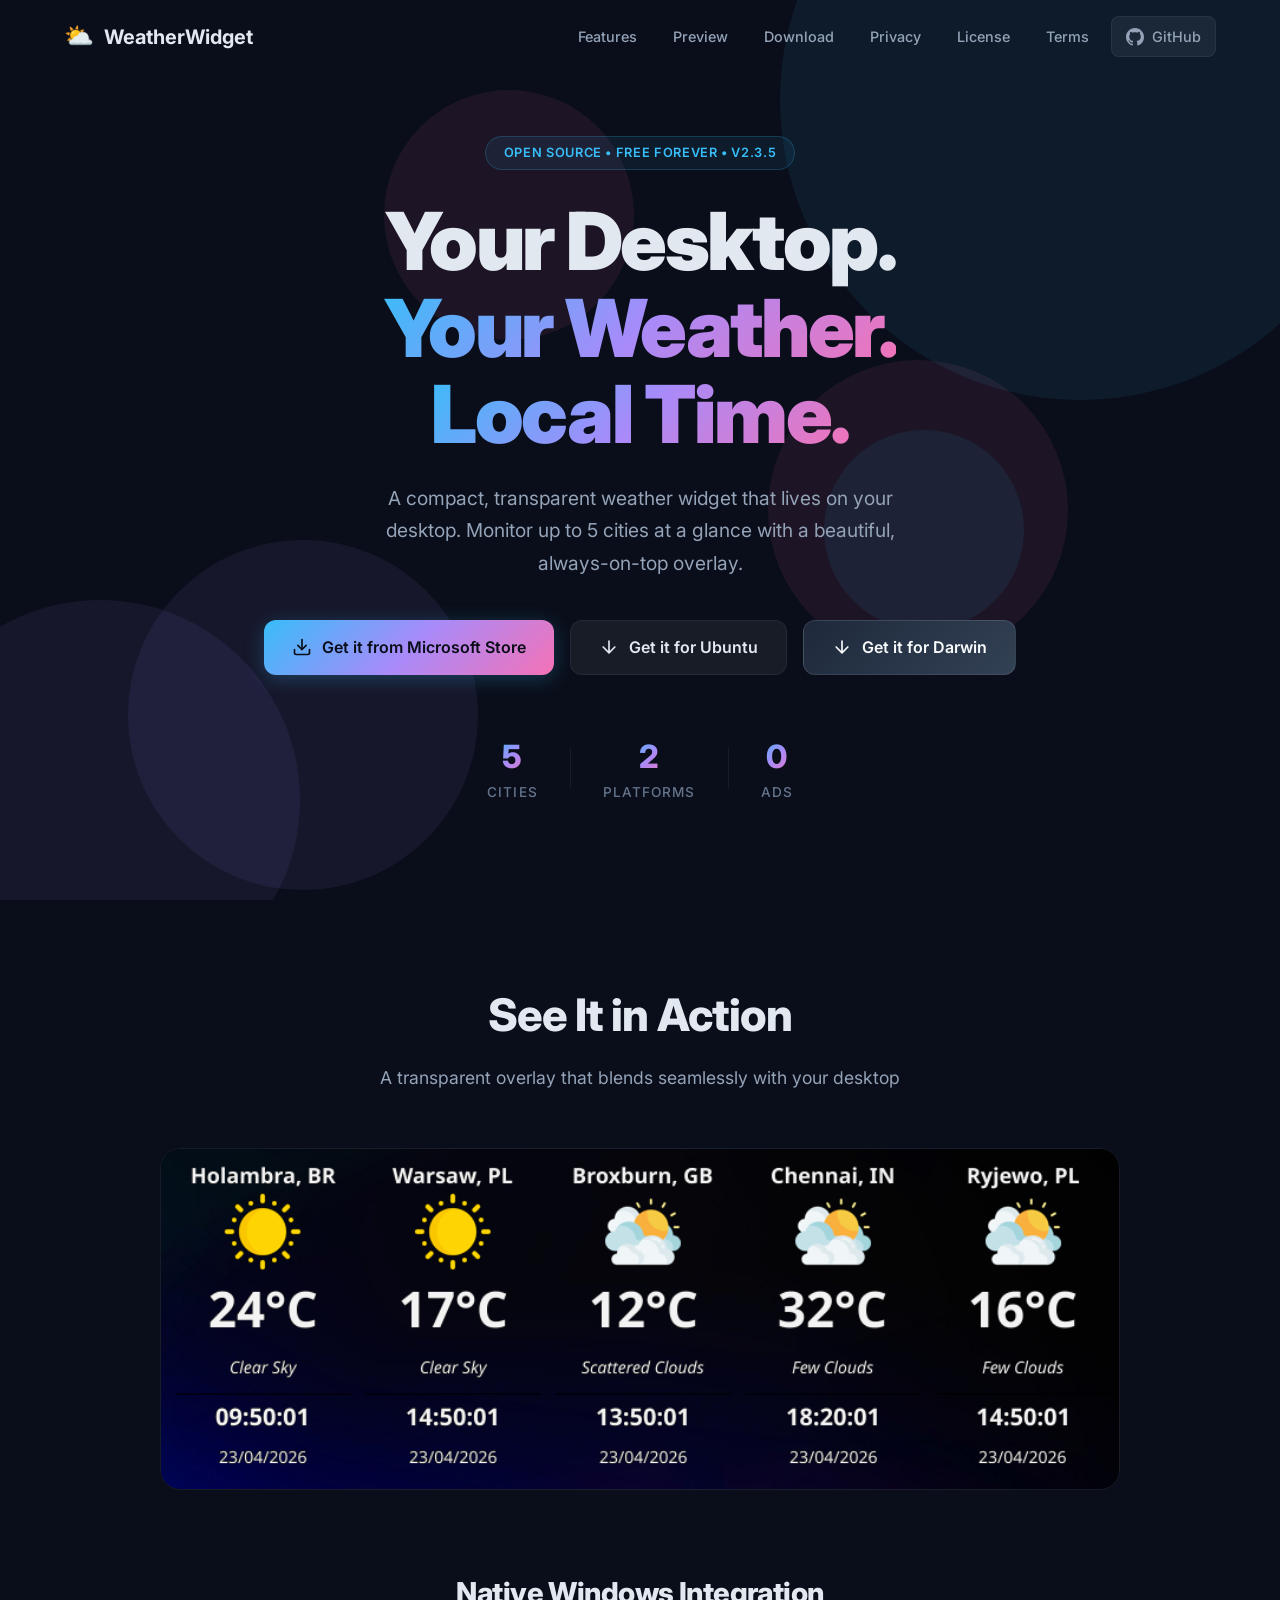
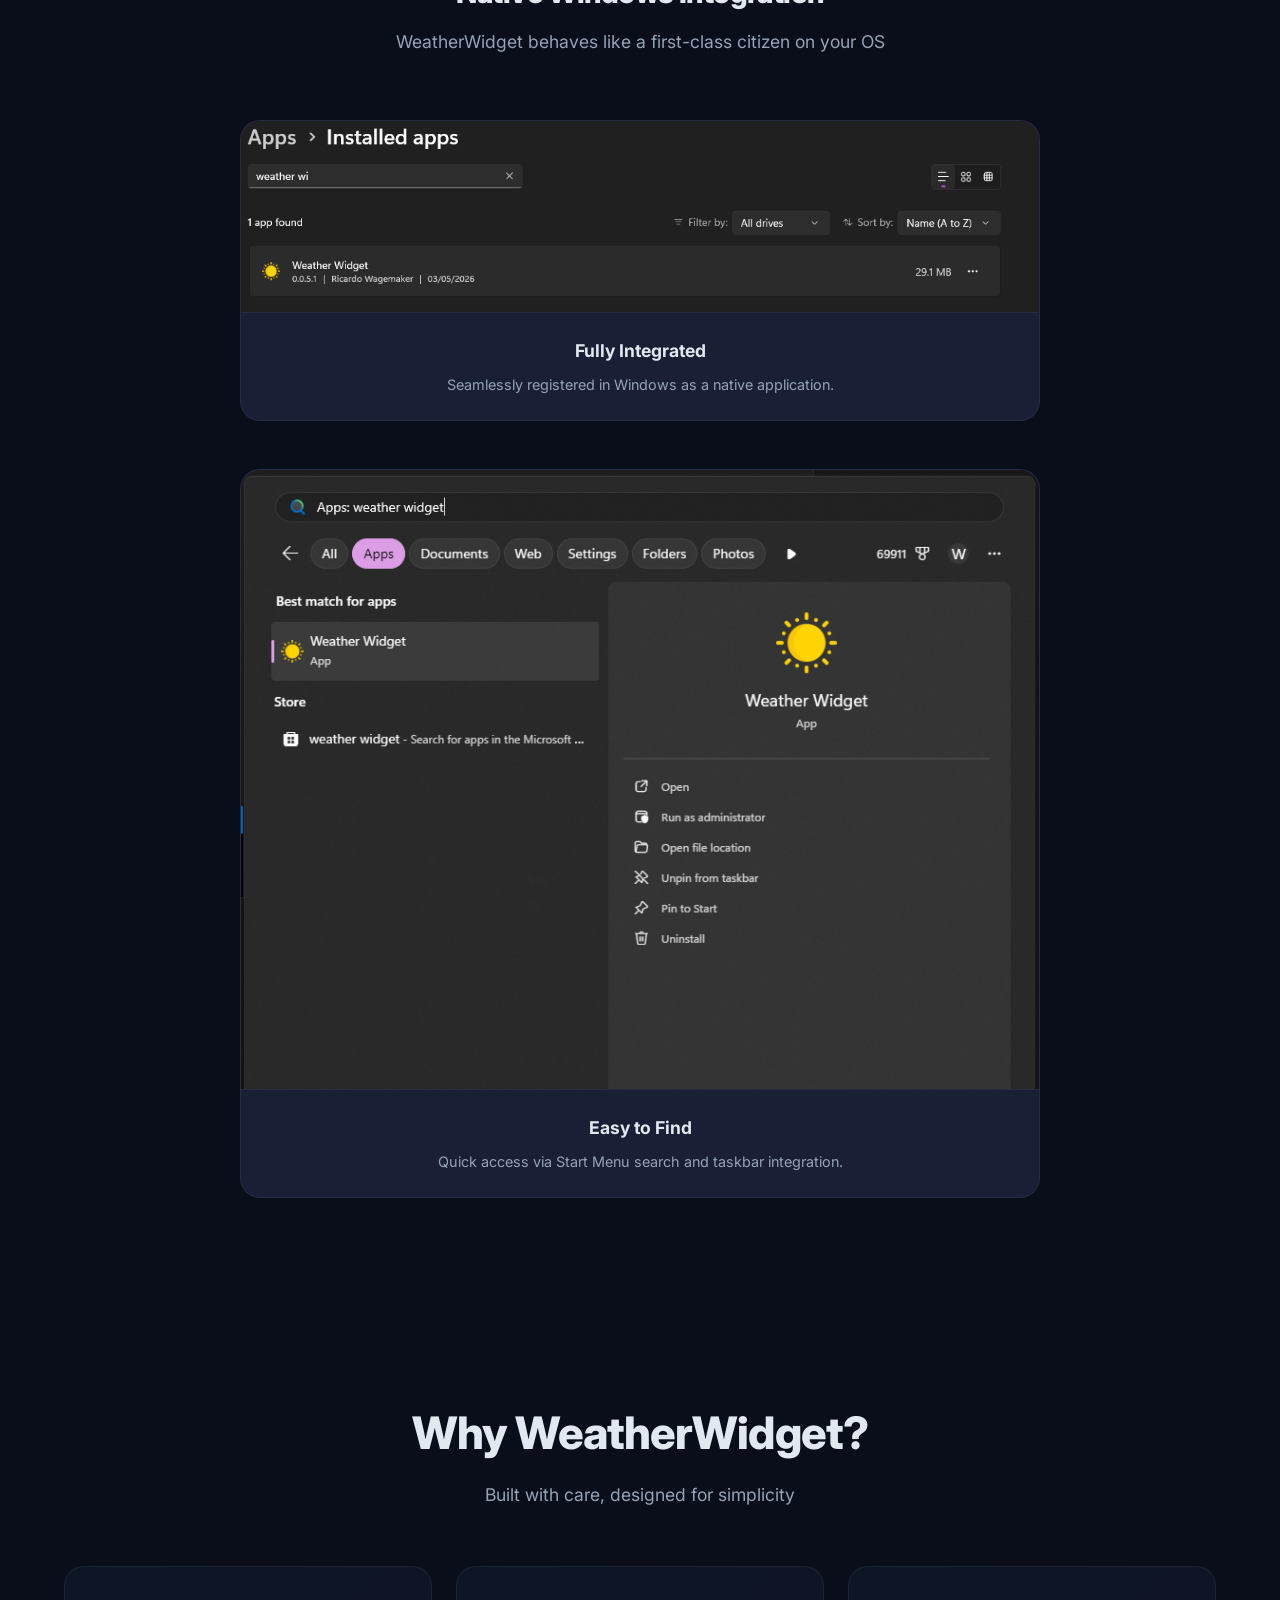
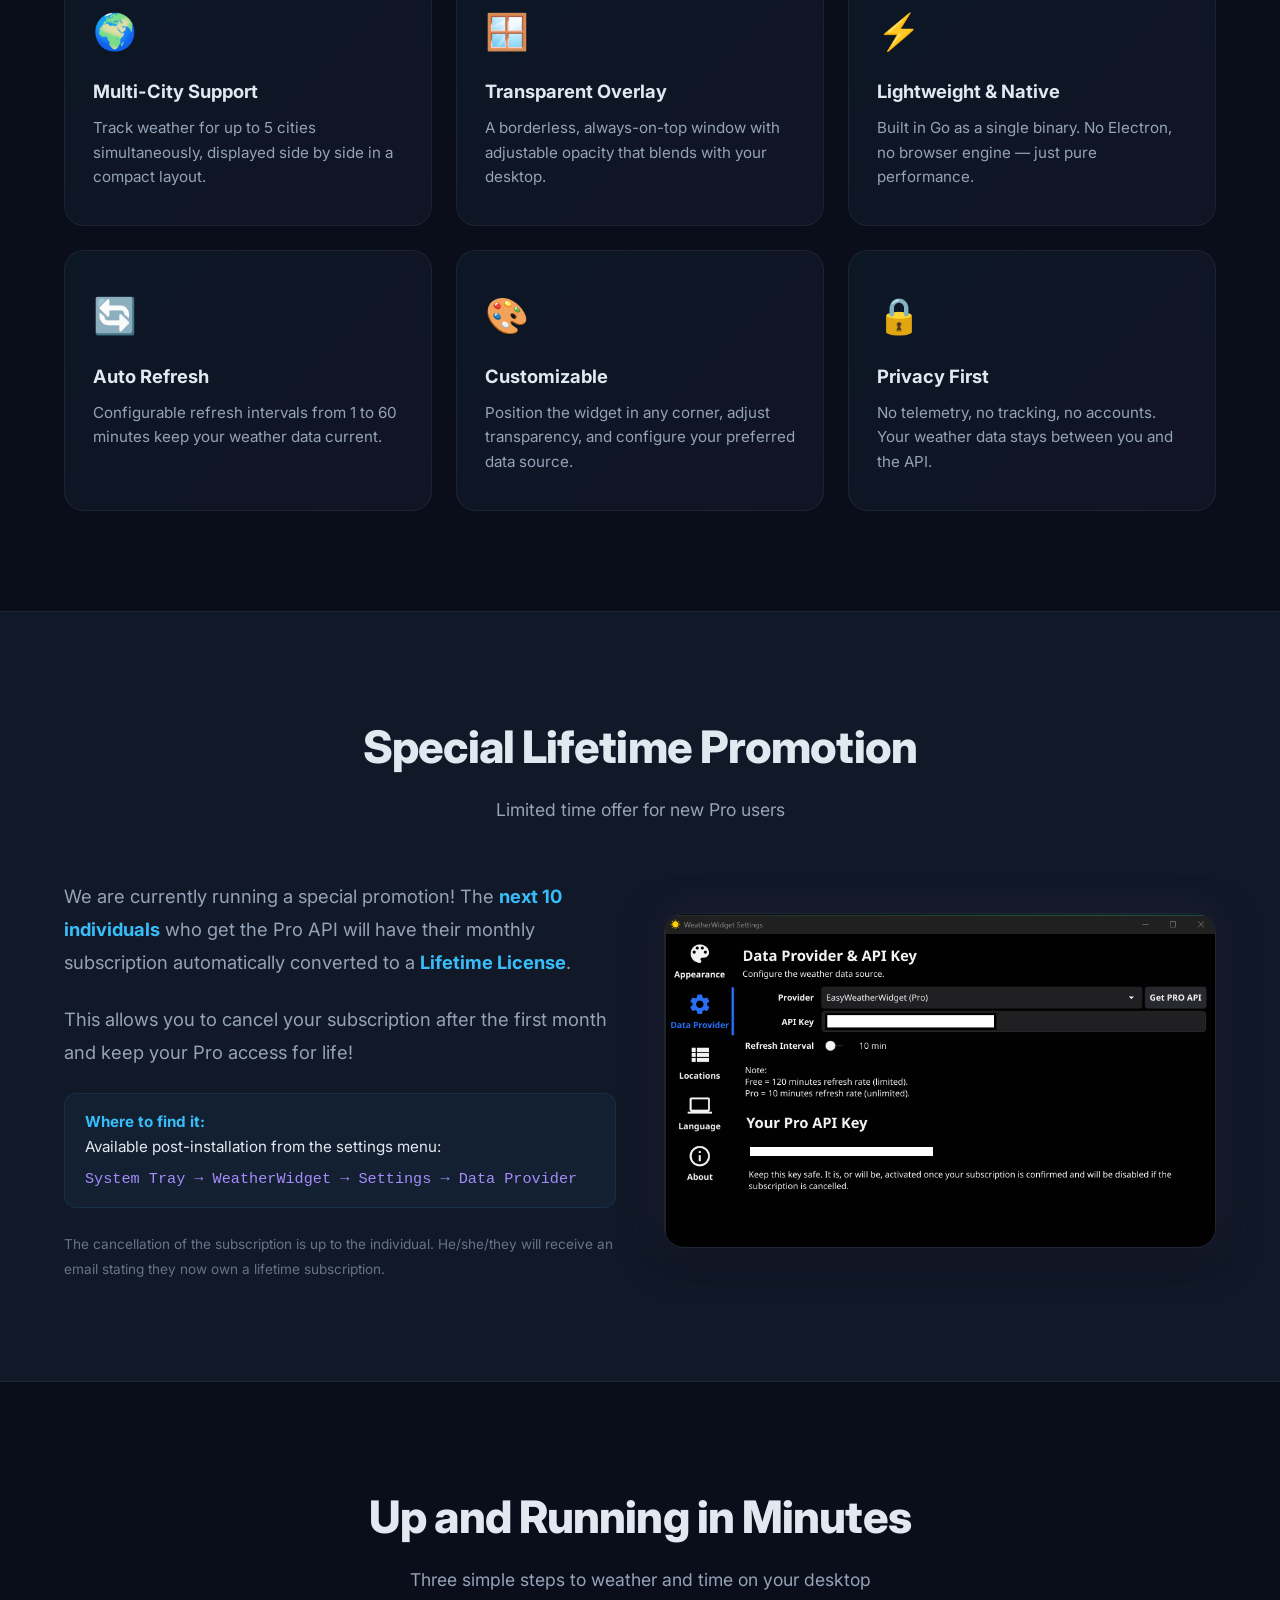
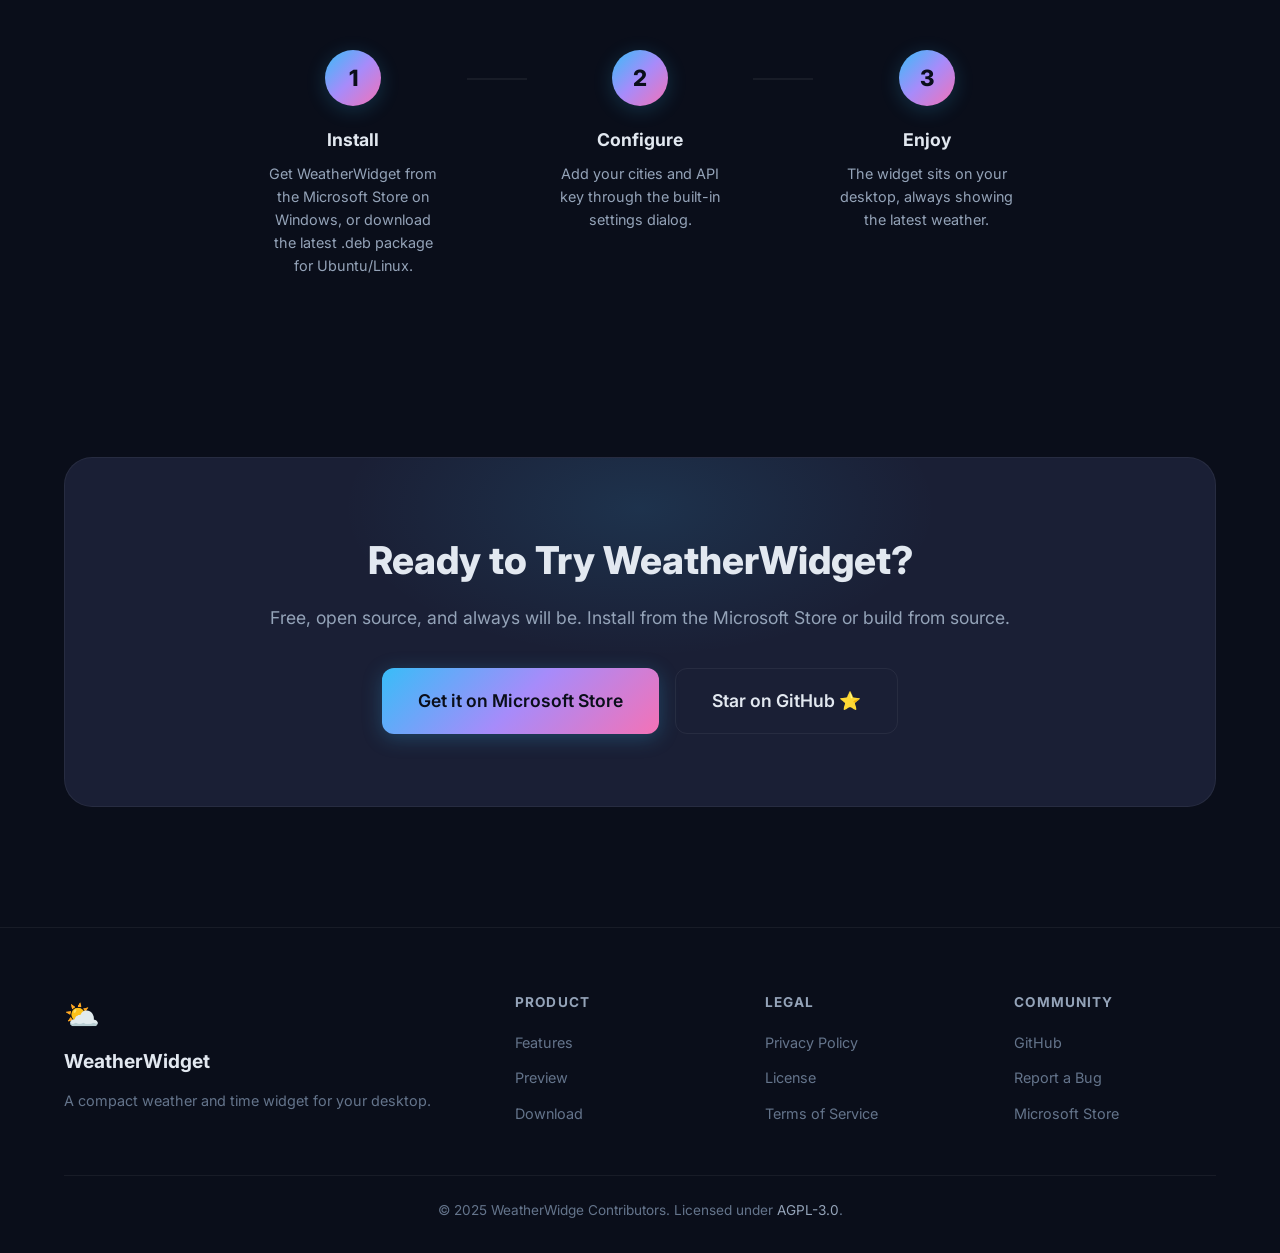
<file: docs/site/index.html>
<!DOCTYPE html>
<html lang="en">

<head>
  <meta charset="UTF-8" />
  <meta name="viewport" content="width=device-width, initial-scale=1.0" />
  <title>WeatherWidget — Desktop Weather Widget</title>
  <meta name="description"
    content="A compact, beautiful desktop weather widget for Windows and Linux. Monitor weather for multiple cities with a sleek transparent overlay." />
  <link rel="icon" type="image/png" href="assets/icons/clear.png" />
  <link rel="preconnect" href="https://fonts.googleapis.com" />
  <link rel="preconnect" href="https://fonts.gstatic.com" crossorigin />
  <link href="https://fonts.googleapis.com/css2?family=Inter:wght@300;400;500;600;700;800;900&display=swap"
    rel="stylesheet" />
  <link rel="stylesheet" href="css/style.css" />
</head>

<body>
  <!-- Animated background particles -->
  <div class="bg-particles" aria-hidden="true">
    <div class="particle particle-1"></div>
    <div class="particle particle-2"></div>
    <div class="particle particle-3"></div>
    <div class="particle particle-4"></div>
    <div class="particle particle-5"></div>
    <div class="particle particle-6"></div>
  </div>

  <!-- Navigation -->
  <nav class="navbar" role="navigation" aria-label="Main navigation">
    <div class="nav-container">
      <a href="index.html" class="nav-brand" aria-label="EasyWidge Home">
        <span class="brand-icon">⛅</span>
        <span class="brand-text">WeatherWidget</span>
      </a>
      <button class="nav-toggle" aria-label="Toggle navigation menu" aria-expanded="false">
        <span></span><span></span><span></span>
      </button>
      <ul class="nav-links" role="menubar">
        <li role="none"><a href="#features" role="menuitem">Features</a></li>
        <li role="none"><a href="#screenshot" role="menuitem">Preview</a></li>
        <li role="none"><a href="#download" role="menuitem">Download</a></li>
        <li role="none"><a href="privacy.html" role="menuitem">Privacy</a></li>
        <li role="none"><a href="license.html" role="menuitem">License</a></li>
        <li role="none"><a href="terms.html" role="menuitem">Terms</a></li>
        <li role="none"><a href="https://github.com/gcclinux/WeatherWidget" class="nav-btn" role="menuitem"
            target="_blank" rel="noopener noreferrer">
            <svg width="18" height="18" viewBox="0 0 24 24" fill="currentColor" aria-hidden="true">
              <path
                d="M12 0C5.37 0 0 5.37 0 12c0 5.31 3.435 9.795 8.205 11.385.6.105.825-.255.825-.57 0-.285-.015-1.23-.015-2.235-3.015.555-3.795-.735-4.035-1.41-.135-.345-.72-1.41-1.23-1.695-.42-.225-1.02-.78-.015-.795.945-.015 1.62.87 1.845 1.23 1.08 1.815 2.805 1.305 3.495.99.105-.78.42-1.305.765-1.605-2.67-.3-5.46-1.335-5.46-5.925 0-1.305.465-2.385 1.23-3.225-.12-.3-.54-1.53.12-3.18 0 0 1.005-.315 3.3 1.23.96-.27 1.98-.405 3-.405s2.04.135 3 .405c2.295-1.56 3.3-1.23 3.3-1.23.66 1.65.24 2.88.12 3.18.765.84 1.23 1.905 1.23 3.225 0 4.605-2.805 5.625-5.475 5.925.435.375.81 1.095.81 2.22 0 1.605-.015 2.895-.015 3.3 0 .315.225.69.825.57A12.02 12.02 0 0024 12c0-6.63-5.37-12-12-12z" />
            </svg>
            GitHub
          </a></li>
      </ul>
    </div>
  </nav>

  <!-- Hero Section -->
  <header class="hero" id="hero">
    <div class="hero-content">
      <div class="hero-badge">Open Source &bull; Free Forever &bull; <span id="app-version">v2.3.5</span></div>
      <h1 class="hero-title">
        Your Desktop.<br />
        <span class="gradient-text">Your Weather.</span><br>
        <span class="gradient-text">Local Time.</span>
      </h1>
      <p class="hero-subtitle">
        A compact, transparent weather widget that lives on your desktop.
        Monitor up to 5 cities at a glance with a beautiful, always-on-top overlay.
      </p>
      <div class="hero-actions">
        <a href="https://apps.microsoft.com/store/detail/XPDFD8FPS5G4HK" class="btn btn-primary" target="_blank"
          rel="noopener noreferrer">
          <svg width="20" height="20" viewBox="0 0 24 24" fill="none" stroke="currentColor" stroke-width="2"
            stroke-linecap="round" stroke-linejoin="round" aria-hidden="true">
            <path d="M21 15v4a2 2 0 01-2 2H5a2 2 0 01-2-2v-4" />
            <polyline points="7 10 12 15 17 10" />
            <line x1="12" y1="15" x2="12" y2="3" />
          </svg>
          Get it from Microsoft Store
        </a>
        <a href="https://github.com/gcclinux/WeatherWidget/releases" class="btn btn-secondary" target="_blank"
          rel="noopener noreferrer">
          <svg width="20" height="20" viewBox="0 0 24 24" fill="none" stroke="currentColor" stroke-width="2"
            stroke-linecap="round" stroke-linejoin="round" aria-hidden="true">
            <path d="M12 19V5M5 12l7 7 7-7" />
          </svg>
          Get it for Ubuntu
        </a>
        <a href="https://github.com/gcclinux/WeatherWidget/releases" class="btn btn-secondary btn-darwin"
          target="_blank" rel="noopener noreferrer">
          <svg width="20" height="20" viewBox="0 0 24 24" fill="none" stroke="currentColor" stroke-width="2"
            stroke-linecap="round" stroke-linejoin="round" aria-hidden="true">
            <path d="M12 19V5M5 12l7 7 7-7" />
          </svg>
          Get it for Darwin
        </a>
      </div>
      <div class="hero-stats">
        <div class="stat">
          <span class="stat-value">5</span>
          <span class="stat-label">Cities</span>
        </div>
        <div class="stat-divider"></div>
        <div class="stat">
          <span class="stat-value">2</span>
          <span class="stat-label">Platforms</span>
        </div>
        <div class="stat-divider"></div>
        <div class="stat">
          <span class="stat-value">0</span>
          <span class="stat-label">Ads</span>
        </div>
      </div>
    </div>
  </header>

  <!-- Screenshot Section -->
  <section class="screenshot-section" id="screenshot">
    <div class="container">
      <div class="section-header">
        <h2 class="section-title">See It in Action</h2>
        <p class="section-subtitle">A transparent overlay that blends seamlessly with your desktop</p>
      </div>
      <div class="screenshot-showcase">
        <div class="screenshot-glow" aria-hidden="true"></div>
        <img src="assets/images/win32-transparent-background.png"
          alt="WeatherWidget a weather widget showing multiple cities with transparent background on a Windows desktop"
          class="screenshot-img" loading="lazy" />
      </div>

      <div class="section-header" style="margin-top: 80px; margin-bottom: 40px;">
        <h3 class="section-title" style="font-size: 1.8rem;">Native Windows Integration</h3>
        <p class="section-subtitle">WeatherWidget behaves like a first-class citizen on your OS</p>
      </div>

      <div class="screenshots-grid">
        <div class="screenshot-card">
          <img src="assets/images/windows-apps-installed-apps.png" alt="WeatherWidget in Windows Installed Apps"
            loading="lazy" />
          <div class="screenshot-info">
            <h3>Fully Integrated</h3>
            <p>Seamlessly registered in Windows as a native application.</p>
          </div>
        </div>
        <div class="screenshot-card">
          <img src="assets/images/windows-start-search-app.png" alt="WeatherWidget in Windows Start Menu Search"
            loading="lazy" />
          <div class="screenshot-info">
            <h3>Easy to Find</h3>
            <p>Quick access via Start Menu search and taskbar integration.</p>
          </div>
        </div>
      </div>
    </div>
  </section>

  <!-- Features Section -->
  <section class="features-section" id="features">
    <div class="container">
      <div class="section-header">
        <h2 class="section-title">Why WeatherWidget?</h2>
        <p class="section-subtitle">Built with care, designed for simplicity</p>
      </div>
      <div class="features-grid">
        <div class="feature-card">
          <div class="feature-icon">🌍</div>
          <h3>Multi-City Support</h3>
          <p>Track weather for up to 5 cities simultaneously, displayed side by side in a compact layout.</p>
        </div>
        <div class="feature-card">
          <div class="feature-icon">🪟</div>
          <h3>Transparent Overlay</h3>
          <p>A borderless, always-on-top window with adjustable opacity that blends with your desktop.</p>
        </div>
        <div class="feature-card">
          <div class="feature-icon">⚡</div>
          <h3>Lightweight &amp; Native</h3>
          <p>Built in Go as a single binary. No Electron, no browser engine — just pure performance.</p>
        </div>
        <div class="feature-card">
          <div class="feature-icon">🔄</div>
          <h3>Auto Refresh</h3>
          <p>Configurable refresh intervals from 1 to 60 minutes keep your weather data current.</p>
        </div>
        <div class="feature-card">
          <div class="feature-icon">🎨</div>
          <h3>Customizable</h3>
          <p>Position the widget in any corner, adjust transparency, and configure your preferred data source.</p>
        </div>
        <div class="feature-card">
          <div class="feature-icon">🔒</div>
          <h3>Privacy First</h3>
          <p>No telemetry, no tracking, no accounts. Your weather data stays between you and the API.</p>
        </div>
      </div>
    </div>
  </section>

  <!-- Promotion Section -->
  <section class="promo-section" id="promotion">
    <div class="container">
      <div class="section-header">
        <h2 class="section-title">Special Lifetime Promotion</h2>
        <p class="section-subtitle">Limited time offer for new Pro users</p>
      </div>
      <div class="promo-content">
        <div class="promo-text">
          <p>We are currently running a special promotion! The <strong>next 10 individuals</strong> who get the Pro API
            will have
            their monthly subscription automatically converted to a <strong>Lifetime License</strong>.</p>
          <p>This allows you to cancel your subscription after the first month and keep your Pro access for life!</p>
          <div class="promo-path">
            <strong>Where to find it:</strong><br>
            Available post-installation from the settings menu:
            <code>System Tray &rarr; WeatherWidget &rarr; Settings &rarr; Data Provider</code>
          </div>
          <p class="promo-small">The cancellation of the subscription is up to the individual. He/she/they will receive
            an email stating they now own a lifetime subscription.</p>
        </div>
        <div class="promo-image">
          <img src="assets/images/get_pro_api_settings.png" alt="WeatherWidget Settings - Get Pro API"
            class="promo-img" />
        </div>
      </div>
    </div>
  </section>

  <!-- How It Works Section -->
  <section class="how-section" id="how">
    <div class="container">
      <div class="section-header">
        <h2 class="section-title">Up and Running in Minutes</h2>
        <p class="section-subtitle">Three simple steps to weather and time on your desktop</p>
      </div>
      <div class="steps">
        <div class="step">
          <div class="step-number">1</div>
          <h3>Install</h3>
          <p>Get WeatherWidget from the Microsoft Store on Windows, or download the latest .deb package for
            Ubuntu/Linux.</p>
        </div>
        <div class="step-connector" aria-hidden="true"></div>
        <div class="step">
          <div class="step-number">2</div>
          <h3>Configure</h3>
          <p>Add your cities and API key through the built-in settings dialog.</p>
        </div>
        <div class="step-connector" aria-hidden="true"></div>
        <div class="step">
          <div class="step-number">3</div>
          <h3>Enjoy</h3>
          <p>The widget sits on your desktop, always showing the latest weather.</p>
        </div>
      </div>
    </div>
  </section>

  <!-- Download / CTA Section -->
  <section class="cta-section" id="download">
    <div class="container">
      <div class="cta-card">
        <div class="cta-glow" aria-hidden="true"></div>
        <h2>Ready to Try WeatherWidget?</h2>
        <p>Free, open source, and always will be. Install from the Microsoft Store or build from source.</p>
        <div class="cta-actions">
          <a href="https://apps.microsoft.com/detail/Weather%20Widget" class="btn btn-primary btn-lg" target="_blank"
            rel="noopener noreferrer">
            Get it on Microsoft Store
          </a>
          <a href="https://github.com/gcclinux/WeatherWidget" class="btn btn-ghost btn-lg" target="_blank"
            rel="noopener noreferrer">
            Star on GitHub ⭐
          </a>
        </div>
      </div>
    </div>
  </section>

  <!-- Footer -->
  <footer class="footer">
    <div class="container">
      <div class="footer-grid">
        <div class="footer-brand">
          <span class="brand-icon">⛅</span>
          <span class="brand-text">WeatherWidget</span>
          <p class="footer-tagline">A compact weather and time widget for your desktop.</p>
        </div>
        <div class="footer-links">
          <h4>Product</h4>
          <ul>
            <li><a href="#features">Features</a></li>
            <li><a href="#screenshot">Preview</a></li>
            <li><a href="#download">Download</a></li>
          </ul>
        </div>
        <div class="footer-links">
          <h4>Legal</h4>
          <ul>
            <li><a href="privacy.html">Privacy Policy</a></li>
            <li><a href="license.html">License</a></li>
            <li><a href="terms.html">Terms of Service</a></li>
          </ul>
        </div>
        <div class="footer-links">
          <h4>Community</h4>
          <ul>
            <li><a href="https://github.com/gcclinux/WeatherWidget" target="_blank" rel="noopener noreferrer">GitHub</a>
            </li>
            <li><a href="https://github.com/gcclinux/WeatherWidget/issues" target="_blank"
                rel="noopener noreferrer">Report a Bug</a></li>
            <li><a href="https://apps.microsoft.com/detail/Weather%20Widget" target="_blank"
                rel="noopener noreferrer">Microsoft Store</a></li>
          </ul>
        </div>
      </div>
      <div class="footer-bottom">
        <p>&copy; 2025 WeatherWidge Contributors. Licensed under <a href="license.html">AGPL-3.0</a>.</p>
      </div>
    </div>
  </footer>

  <script src="js/main.js"></script>
</body>

</html>
</file>
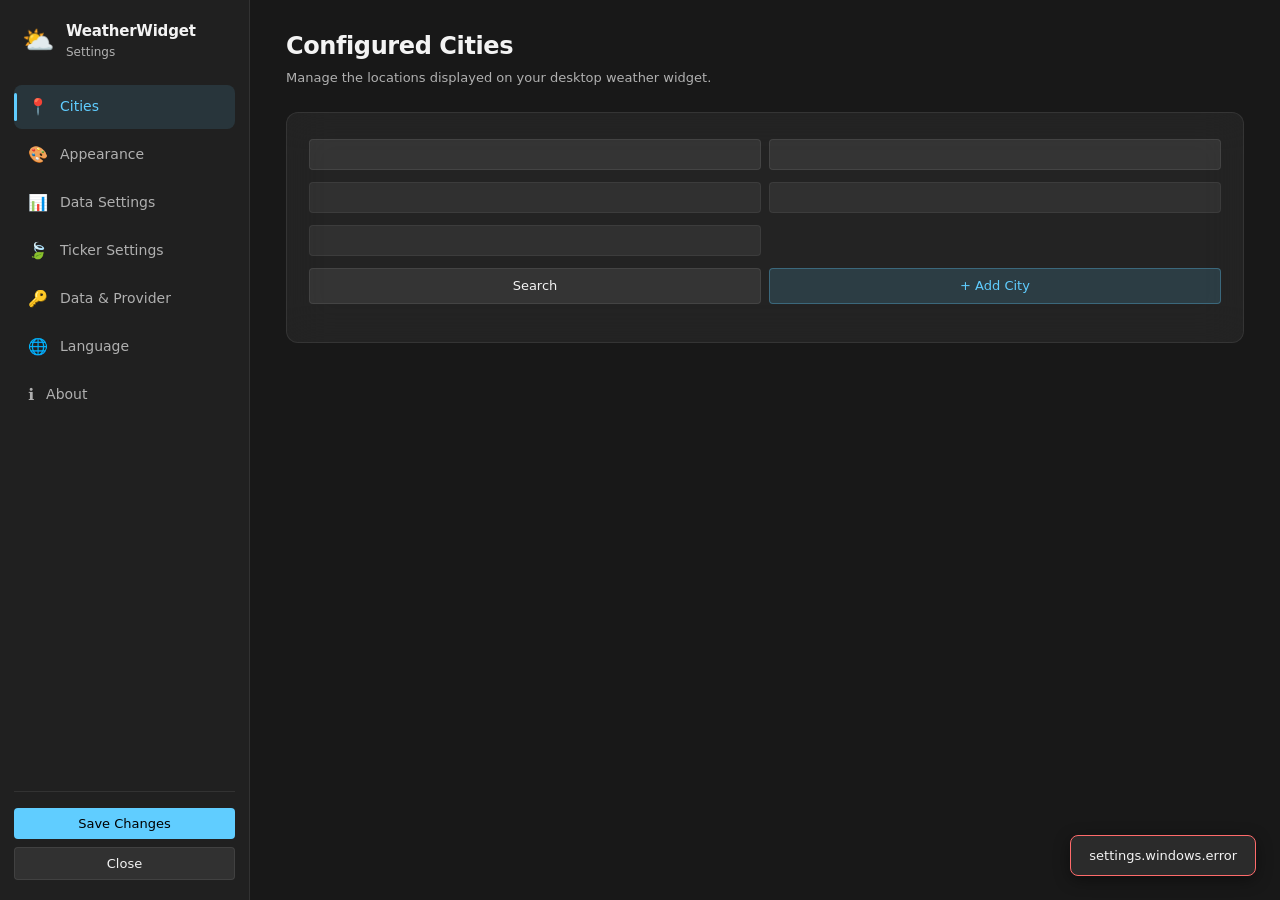
<file: internal/ui-windows/web/index.html>
<!DOCTYPE html>
<html lang="en">
<head>
  <meta charset="UTF-8">
  <meta name="viewport" content="width=device-width, initial-scale=1.0">
  <title>WeatherWidget Settings</title>
  <link rel="stylesheet" href="style.css">
</head>
<body>
  <div class="app-container">
    <!-- Sidebar Navigation -->
    <nav class="sidebar">
      <div class="sidebar-header">
        <div class="app-icon">⛅</div>
        <div class="app-title-group">
          <span class="app-title">WeatherWidget</span>
          <span class="app-subtitle">Settings</span>
        </div>
      </div>
      <ul class="nav-tabs">
        <li class="nav-item active" data-tab="tab-cities">
          <span class="nav-icon">📍</span>
          <span class="nav-label">Cities</span>
        </li>
        <li class="nav-item" data-tab="tab-appearance">
          <span class="nav-icon">🎨</span>
          <span class="nav-label">Appearance</span>
        </li>
        <li class="nav-item" data-tab="tab-display">
          <span class="nav-icon">📊</span>
          <span class="nav-label">Data Settings</span>
        </li>
        <li class="nav-item" data-tab="tab-ticker">
          <span class="nav-icon">🍃</span>
          <span class="nav-label">Ticker Settings</span>
        </li>
        <li class="nav-item" data-tab="tab-api">
          <span class="nav-icon">🔑</span>
          <span class="nav-label">Data & Provider</span>
        </li>
        <li class="nav-item" data-tab="tab-language">
          <span class="nav-icon">🌐</span>
          <span class="nav-label">Language</span>
        </li>
        <li class="nav-item" data-tab="tab-about">
          <span class="nav-icon">ℹ️</span>
          <span class="nav-label">About</span>
        </li>
      </ul>
      <div class="sidebar-footer">
        <button id="btn-save" class="btn btn-primary">Save Changes</button>
        <button id="btn-cancel" class="btn btn-secondary">Close</button>
      </div>
    </nav>

    <!-- Content Area -->
    <main class="content-area">
      <!-- Status Toast -->
      <div id="toast" class="toast hidden"></div>

      <!-- Tab 1: Cities -->
      <section id="tab-cities" class="tab-pane active">
        <div id="demo-banner" class="demo-banner" hidden>
          <div id="demo-banner-title" class="demo-banner-title">🔒 Demo Mode Active (Showing 3 Preview Cities)</div>
          <p id="demo-banner-subtitle">To unlock custom cities, choose an option below:</p>
          <div class="demo-banner-actions">
            <button type="button" id="demo-banner-pro" class="btn btn-primary">⚡ Get an Instant Pro Key ($1.99/mo)</button>
            <button type="button" id="demo-banner-free" class="btn btn-secondary">Enter a Free OpenWeatherMap Key in Data Provider</button>
          </div>
        </div>
        <h2 class="pane-title">Configured Cities</h2>
        <p class="pane-desc">Manage the locations displayed on your desktop weather widget.</p>

        <div class="card">
          <div class="city-add-bar">
            <label for="new-city-name"><span></span><input type="text" id="new-city-name" class="input-text"></label>
            <label for="new-city-region"><span></span><input type="text" id="new-city-region" class="input-text"></label>
            <label for="new-city-tz"><span></span><input type="text" id="new-city-tz" class="input-text" readonly></label>
            <label for="new-city-lat"><span></span><input type="number" id="new-city-lat" step="any" class="input-text" readonly></label>
            <label for="new-city-lon"><span></span><input type="number" id="new-city-lon" step="any" class="input-text" readonly></label>
            <div class="city-add-actions">
              <button id="btn-search-city" class="btn btn-secondary">Search</button>
              <button id="btn-add-city" class="btn btn-accent">+ Add City</button>
            </div>
          </div>
          <ul id="city-list" class="city-list"></ul>
        </div>
      </section>

      <!-- Tab 2: Appearance -->
      <section id="tab-appearance" class="tab-pane">
        <h2 class="pane-title">Appearance & Styling</h2>
        <p class="pane-desc">Customize layout, transparency, and typography.</p>

        <div class="card">
          <div class="setting-row">
            <div class="setting-info">
              <label class="setting-label">View Layout</label>
              <span class="setting-hint">Choose between horizontal columns or stacked cards</span>
            </div>
            <select id="sel-view-mode" class="input-select">
              <option value="enhanced">Enhanced (Stacked Cards)</option>
              <option value="simple">Simple (Vertical Columns)</option>
            </select>
          </div>

          <div class="setting-row">
            <div class="setting-info">
              <label class="setting-label">Widget Transparency</label>
              <span class="setting-hint" id="opacity-hint">Background opacity (100%)</span>
            </div>
            <input type="range" id="slider-opacity" min="25" max="100" step="5" value="100" class="input-range">
          </div>

          <div class="setting-row">
            <div class="setting-info">
              <label class="setting-label">Transparent background</label>
              <span class="setting-hint">Hide the enhanced card background image</span>
            </div>
            <label class="switch">
              <input type="checkbox" id="chk-no-bg">
              <span class="slider"></span>
            </label>
          </div>

          <div class="setting-row"><label for="sel-icon-theme">Weather icons</label><select id="sel-icon-theme" class="input-select"><option value="new">New</option><option value="original">Original animated</option></select></div>
          <div class="setting-row"><label for="sel-monitor">Monitor</label><select id="sel-monitor" class="input-select"></select></div>
          <div class="setting-row">
            <div class="setting-info">
              <label for="sel-widget-scale" class="setting-label">Widget Scale</label>
              <span class="setting-hint" id="widget-scale-hint">Scale widget size for high-resolution displays</span>
            </div>
            <select id="sel-widget-scale" class="input-select">
              <option value="0">Auto (match display resolution)</option>
              <option value="100">100% (Standard)</option>
              <option value="125">125%</option>
              <option value="150">150%</option>
              <option value="175">175%</option>
              <option value="200">200% (2x Large)</option>
              <option value="225">225%</option>
              <option value="250">250% (High-DPI)</option>
              <option value="300">300%</option>
            </select>
          </div>
          <div class="setting-row"><label for="font-city">City and time font size</label><input id="font-city" type="number" min="8" max="48" class="input-text"></div>
          <div class="setting-row"><label for="font-temp">Temperature font size</label><input id="font-temp" type="number" min="10" max="80" class="input-text"></div>
          <div class="setting-row"><label for="font-conditions">Conditions font size</label><input id="font-conditions" type="number" min="6" max="40" class="input-text"></div>

          <div class="setting-row">
            <div class="setting-info">
              <label class="setting-label">Temperature Unit</label>
              <span class="setting-hint">Display temperatures in Celsius, Fahrenheit, or Kelvin</span>
            </div>
            <select id="sel-temp-unit" class="input-select">
              <option value="celsius">Celsius (°C)</option>
              <option value="fahrenheit">Fahrenheit (°F)</option>
              <option value="kelvin">Kelvin (K)</option>
            </select>
          </div>

          <div class="setting-row">
            <div class="setting-info">
              <label class="setting-label">Wind Speed Unit</label>
              <span class="setting-hint">Display wind speeds in km/h, mph, or knots</span>
            </div>
            <select id="sel-wind-unit" class="input-select">
              <option value="kmh">km/h</option>
              <option value="mph">mph</option>
              <option value="knots">kn</option>
            </select>
          </div>

          <div class="setting-row">
            <div class="setting-info">
              <label class="setting-label">Corner Pinning</label>
              <span class="setting-hint">Default desktop placement corner</span>
            </div>
            <select id="sel-corner" class="input-select">
              <option value="top-left">Top Left</option>
              <option value="top-right">Top Right</option>
              <option value="bottom-left">Bottom Left</option>
              <option value="bottom-right">Bottom Right</option>
            </select>
          </div>
        </div>
        <div class="card position-card">
          <div class="position-row">
            <label for="pos-x">X:</label><input id="pos-x" type="number" class="input-text pos-input">
            <label for="pos-y">Y:</label><input id="pos-y" type="number" class="input-text pos-input">
            <div class="pos-nudge">
              <button type="button" class="btn-nudge" data-dx="-10" data-dy="0">◄</button>
              <button type="button" class="btn-nudge" data-dx="0" data-dy="-10">▲</button>
              <button type="button" class="btn-nudge" data-dx="0" data-dy="10">▼</button>
              <button type="button" class="btn-nudge" data-dx="10" data-dy="0">►</button>
            </div>
            <button type="button" id="btn-pos-apply" class="btn btn-primary"></button>
          </div>
        </div>
      </section>

      <section id="tab-language" class="tab-pane">
        <h2 class="pane-title"></h2>
        <p class="pane-desc"></p>
        <div class="card"><div id="language-list" class="language-grid" role="radiogroup"></div></div>
      </section>

      <!-- Tab 3: Display & Metrics -->
      <section id="tab-display" class="tab-pane">
        <h2 class="pane-title">Metrics & Fields</h2>
        <p class="pane-desc">Toggle the weather and pollution metrics visible on cards.</p>

        <div class="card">
          <div class="setting-row">
            <div class="setting-info">
              <label for="sel-grid-mode" class="setting-label">Grid Content</label>
              <span id="grid-mode-hint" class="setting-hint">Choose what to display in the 6-tile grid</span>
            </div>
            <select id="sel-grid-mode" class="input-select">
              <option value="live">Live Weather (Real-Time)</option>
              <option value="today">Today's Forecast</option>
              <option value="tomorrow">Tomorrow's Forecast</option>
            </select>
          </div>

          <fieldset id="weather-metrics-controls" class="weather-metrics-controls" aria-labelledby="weather-metrics-title">
          <h3 id="weather-metrics-title" class="card-subtitle" style="margin-top: 16px;">Weather Metrics</h3>
          <div class="toggle-grid">
            <label class="checkbox-pill"><input type="checkbox" id="df-city"> City</label>
            <label class="checkbox-pill"><input type="checkbox" id="df-icon"> Weather icon</label>
            <label class="checkbox-pill"><input type="checkbox" id="df-temp"> Temperature and feels like</label>
            <label class="checkbox-pill"><input type="checkbox" id="df-desc"> Conditions</label>
            <label class="checkbox-pill"><input type="checkbox" id="df-time"> Time</label>
            <label class="checkbox-pill"><input type="checkbox" id="df-date"> Date</label>
            <label class="checkbox-pill"><input type="checkbox" id="df-humidity"> Humidity</label>
            <label class="checkbox-pill"><input type="checkbox" id="df-wind"> Wind Speed</label>
            <label class="checkbox-pill"><input type="checkbox" id="df-gust"> Wind Gust</label>
            <label class="checkbox-pill"><input type="checkbox" id="df-dew"> Dew Point</label>
            <label class="checkbox-pill"><input type="checkbox" id="df-pressure"> Pressure</label>
            <label class="checkbox-pill"><input type="checkbox" id="df-uv"> UV Index</label>
            <label class="checkbox-pill"><input type="checkbox" id="df-sunrise"> Sunrise</label>
            <label class="checkbox-pill"><input type="checkbox" id="df-sunset"> Sunset</label>
            <label class="checkbox-pill"><input type="checkbox" id="df-clouds"> Cloud Cover</label>
            <label class="checkbox-pill"><input type="checkbox" id="df-visibility"> Visibility</label>
            <label class="checkbox-pill"><input type="checkbox" id="df-precip-rate"> Rainfall Rate</label>
          </div>
          </fieldset>

          <div class="pollution-heading">
            <h3 id="pollution-title" class="card-subtitle">Air Quality & Pollutants</h3>
            <div id="pollution-unlock" class="pollution-unlock">
              <span id="pollution-locked-message">Unlock air quality and the pollution ticker with a Pro API key.</span>
              <button type="button" id="pollution-get-pro" class="btn btn-primary">⚡ Get an Instant Pro Key ($1.99/mo)</button>
            </div>
          </div>
          <fieldset id="pollution-controls" class="pollution-controls" aria-labelledby="pollution-title" aria-describedby="pollution-locked-message" disabled>
          <div class="toggle-grid">
            <label class="checkbox-pill"><input type="checkbox" id="pf-aqi"> Air Quality Index (AQI)</label>
            <label class="checkbox-pill"><input type="checkbox" id="pf-pm25"> PM2.5</label>
            <label class="checkbox-pill"><input type="checkbox" id="pf-pm10"> PM10</label>
            <label class="checkbox-pill"><input type="checkbox" id="pf-o3"> Ozone (O3)</label>
            <label class="checkbox-pill"><input type="checkbox" id="pf-no2"> Nitrogen Dioxide (NO2)</label>
            <label class="checkbox-pill"><input type="checkbox" id="pf-so2"> Sulphur Dioxide (SO2)</label>
            <label class="checkbox-pill"><input type="checkbox" id="pf-co"> Carbon Monoxide (CO)</label>
            <label class="checkbox-pill"><input type="checkbox" id="pf-no"> Nitric Oxide (NO)</label>
            <label class="checkbox-pill"><input type="checkbox" id="pf-nh3"> Ammonia (NH3)</label>
          </div>
          </fieldset>
          <p class="setting-hint" style="margin-top: 16px;">Pollution data is available with EasyWeatherWidget Pro.</p>
        </div>
      </section>


      <!-- Tab 6: Ticker Settings -->
      <section id="tab-ticker" class="tab-pane">
        <h2 class="pane-title">Ticker Settings</h2>
        <p class="pane-desc">Choose which profile, alerts, and air quality metrics appear in the scrolling ticker.</p>

        <div class="card">
          <div class="pollution-heading" style="margin-top: 0;">
            <h3 id="ticker-section-title" class="card-subtitle">Ticker Settings</h3>
            <div id="ticker-unlock" class="pollution-unlock">
              <span id="ticker-locked-message">Unlock air quality and the pollution ticker with a Pro API key.</span>
              <button type="button" id="ticker-get-pro" class="btn btn-primary">⚡ Get an Instant Pro Key ($1.99/mo)</button>
            </div>
          </div>
          <fieldset id="ticker-controls" class="pollution-controls" aria-labelledby="ticker-section-title" aria-describedby="ticker-locked-message" disabled>
            <div class="toggle-grid">
              <label class="checkbox-pill"><input type="checkbox" id="pf-ticker"> Enable Ticker</label>
            </div>
            <div class="pollution-heading">
              <h3 id="ticker-profile-title" class="card-subtitle">Health Profiles</h3>
            </div>
            <div class="toggle-grid">
              <label class="checkbox-pill"><input type="checkbox" id="prof-everyday"> Everyday Outdoors</label>
              <label class="checkbox-pill"><input type="checkbox" id="prof-active"> Runner &amp; Cyclist</label>
              <label class="checkbox-pill"><input type="checkbox" id="prof-family"> Family &amp; School Run</label>
              <label class="checkbox-pill"><input type="checkbox" id="prof-sensitive"> Sensitive Airways</label>
              <label class="checkbox-pill"><input type="checkbox" id="prof-ventilation"> Open Windows</label>
            </div>
            <div class="pollution-heading">
              <h3 id="ticker-feed-title" class="card-subtitle">Alerts &amp; News Feed</h3>
            </div>
            <div class="toggle-grid">
              <label class="checkbox-pill"><input type="checkbox" id="tf-feed-alert"> Severe Weather Alerts</label>
              <label class="checkbox-pill"><input type="checkbox" id="tf-feed-today"> Today's Outlook Digest</label>
              <label class="checkbox-pill"><input type="checkbox" id="tf-feed-precip"> Precipitation Watch</label>
              <label class="checkbox-pill"><input type="checkbox" id="tf-feed-tomorrow"> Tomorrow's Forecast Preview</label>
              <label class="checkbox-pill"><input type="checkbox" id="tf-feed-tips"> Day / Night &amp; Weather Tips</label>
            </div>
            <div class="pollution-heading">
              <h3 id="ticker-pollutants-title" class="card-subtitle">Air Quality &amp; Pollution</h3>
            </div>
            <div class="toggle-grid">
              <label class="checkbox-pill"><input type="checkbox" id="tf-aqi"> Air Quality Index (AQI)</label>
              <label class="checkbox-pill"><input type="checkbox" id="tf-pm25"> Particulates (PM2.5)</label>
              <label class="checkbox-pill"><input type="checkbox" id="tf-pm10"> Particulates (PM10)</label>
              <label class="checkbox-pill"><input type="checkbox" id="tf-o3"> Ozone (O3)</label>
              <label class="checkbox-pill"><input type="checkbox" id="tf-no2"> Nitrogen Dioxide (NO2)</label>
              <label class="checkbox-pill"><input type="checkbox" id="tf-so2"> Sulphur Dioxide (SO2)</label>
              <label class="checkbox-pill"><input type="checkbox" id="tf-co"> Carbon Monoxide (CO)</label>
              <label class="checkbox-pill"><input type="checkbox" id="tf-no"> Nitric Oxide (NO)</label>
              <label class="checkbox-pill"><input type="checkbox" id="tf-nh3"> Ammonia (NH3)</label>
            </div>
          </fieldset>
          <p class="setting-hint" style="margin-top: 16px;">Pollution and ticker feeds are available with EasyWeatherWidget Pro.</p>
        </div>
      </section>

      <!-- Tab 4: API & Provider -->
      <section id="tab-api" class="tab-pane">
        <h2 class="pane-title">Data Source & Provider</h2>
        <p class="pane-desc">Configure where WeatherWidget retrieves weather data.</p>

        <div class="card">
          <div id="provider-test-banner" class="provider-test-banner">
            <div class="provider-test-header">
              <span class="provider-test-icon">🧪</span>
              <span id="provider-test-title" class="provider-test-title">Testing Access (Pro API Key)</span>
            </div>
            <p id="provider-test-message" class="provider-test-message">For testing purposes, we have added 3 cities (London (GB), New York (US) &amp; Amsterdam (NL)) with full access to all features using the Pro API key = free. The API key = free will have all the available features and data in the app for all those 3 selected cities.</p>
          </div>

          <div id="remote-settings">
          <div class="setting-row">
            <div class="setting-info">
              <label class="setting-label">Weather Provider</label>
              <span class="setting-hint">Choose your preferred weather data provider</span>
            </div>
            <select id="sel-provider" class="input-select">
              <option value="easyweatherwidget">Pro - EasyWeatherGateway</option>
              <option value="openweathermap">FREE - OpenWeatherMap</option>
            </select>
          </div>

          <div class="setting-row" id="row-api-key">
            <div class="setting-info">
              <label class="setting-label">API Key</label>
              <span class="setting-hint">Required for OpenWeatherMap and EasyWeatherWidget Pro</span>
            </div>
            <div class="api-key-group">
              <input type="text" id="input-api-key" placeholder="Enter API Key" class="input-text api-key-input masked" autocomplete="off" spellcheck="false" data-lpignore="true" data-1p-ignore="true">
              <button type="button" id="btn-toggle-api-key" class="btn btn-secondary btn-toggle-key" aria-pressed="false" title="Show / Hide API Key" aria-label="Show / Hide API Key">
                <svg id="icon-key-show" viewBox="0 0 24 24" width="16" height="16" fill="none" stroke="currentColor" stroke-width="2" stroke-linecap="round" stroke-linejoin="round"><path d="M1 12s4-8 11-8 11 8 11 8-4 8-11 8-11-8-11-8z"/><circle cx="12" cy="12" r="3"/></svg>
                <svg id="icon-key-hide" viewBox="0 0 24 24" width="16" height="16" fill="none" stroke="currentColor" stroke-width="2" stroke-linecap="round" stroke-linejoin="round" hidden><path d="M17.94 17.94A10.07 10.07 0 0 1 12 20c-7 0-11-8-11-8a18.45 18.45 0 0 1 5.06-5.94M9.9 4.24A9.12 9.12 0 0 1 12 4c7 0 11 8 11 8a18.5 18.5 0 0 1-2.16 3.19m-6.72-1.07a3 3 0 1 1-4.24-4.24"/><line x1="1" y1="1" x2="23" y2="23"/></svg>
              </button>
            </div>
          </div>
          <div id="activation-card" class="activation-card" hidden>
            <div class="activation-header">
              <span id="activation-title" class="activation-title">Your Pro API Key</span>
              <code id="activation-key" class="activation-key"></code>
            </div>
            <p id="activation-message" class="activation-message">Keep this key safe. It is, or will be, activated once your subscription is confirmed and will be disabled if the subscription is cancelled.</p>
          </div>
          <div class="setting-row">
              <a href="https://openweathermap.org/" id="link-get-free-api" class="about-link">Get an OpenWeatherMap API key</a>
              <a href="#get-pro" id="link-get-pro-api" class="about-link">EasyWeatherWidget Pro</a>
          </div>
          </div>

          <div class="setting-row" id="row-refresh-interval">
            <div class="setting-info">
              <label class="setting-label">Refresh Interval</label>
              <span class="setting-hint">Minutes between automatic weather updates</span>
            </div>
            <input type="number" id="sel-refresh-interval" min="1" max="120" class="input-text">
          </div>

          <div style="margin-top: 16px;">
            <button id="btn-test-connection" class="btn btn-secondary">Test Connection</button>
            <span id="test-result" style="margin-left: 12px; font-size: 13px;"></span>
          </div>
        </div>
      </section>

      <!-- Tab 5: About -->
      <section id="tab-about" class="tab-pane">
        <h2 class="pane-title">About WeatherWidget</h2>
        <p class="pane-desc">System information, autostart, and credits.</p>

        <div class="card">
          <div class="about-hero">
            <div class="about-icon">⛅</div>
            <div>
              <div class="about-name">WeatherWidget</div>
              <div class="about-version" id="about-version">Win32 &amp; WebView2</div>
              <div class="about-copyright">© 2026 EasySmartApps Ltd. All rights reserved.</div>
            </div>
          </div>

          <div class="setting-row" style="margin-top: 24px;">
            <div class="setting-info">
              <label class="setting-label">Start with Windows</label>
              <span class="setting-hint">Automatically launch WeatherWidget on user logon</span>
            </div>
            <label class="switch">
              <input type="checkbox" id="chk-autostart">
              <span class="slider"></span>
            </label>
          </div>

          <div class="about-links" style="margin-top: 20px;">
            <a href="https://easysmartapps.co.uk" id="link-about-website" target="_blank" class="about-link">Website</a>
            <span class="dot">•</span>
            <a href="https://easysmartapps.co.uk/weatherwidget-manual" id="link-about-manual" target="_blank" class="about-link">Manual</a>
            <span class="dot">•</span>
            <a href="https://easysmartapps.co.uk/weatherwidget-environmental" id="link-about-environmental" target="_blank" class="about-link">Environmental</a>
            <span class="dot">•</span>
            <a href="https://easysmartapps.co.uk/contact" id="link-about-support" target="_blank" class="about-link">Support</a>
            <span class="dot">•</span>
            <a href="https://github.com/gcclinux/WeatherWidget" id="link-about-github" target="_blank" class="about-link">GitHub</a>
          </div>
        </div>
      </section>
    </main>
  </div>

  <script src="app.js"></script>
</body>
</html>
</file>
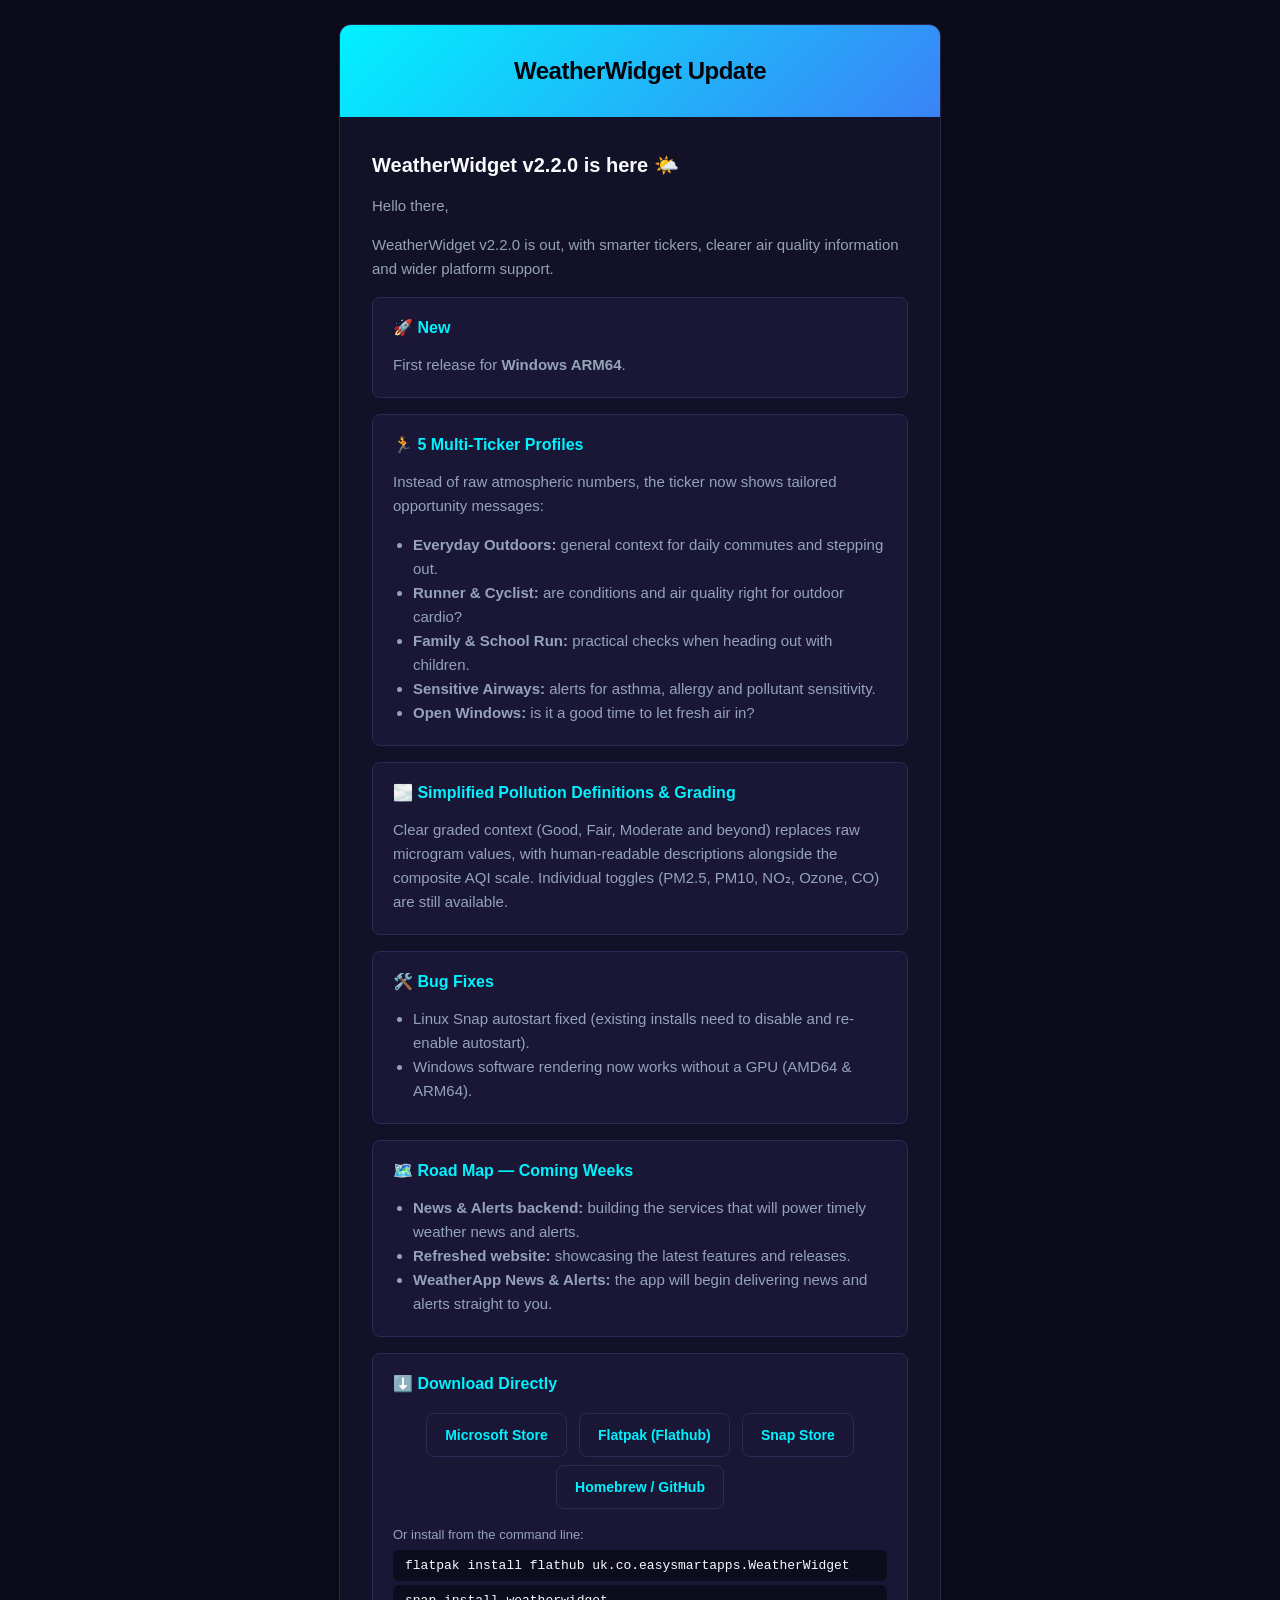
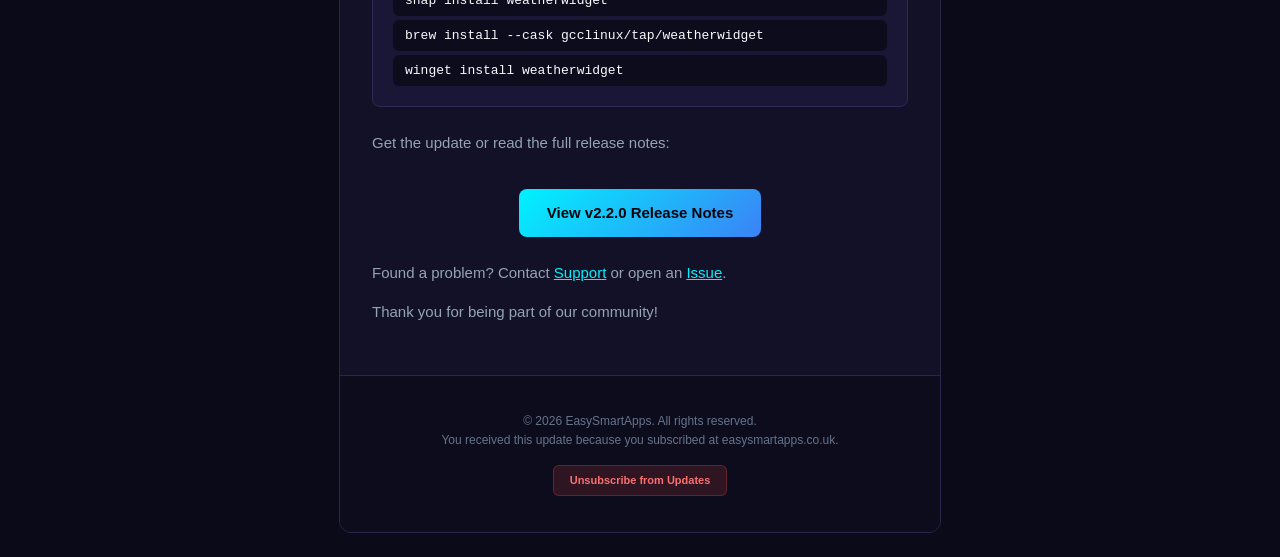
<file: news-letter.html>
<!DOCTYPE html>
<html>

<head>
    <meta charset="utf-8">
    <style>
        body {
            margin: 0;
            padding: 0;
            background-color: #0b0a18;
            font-family: -apple-system, BlinkMacSystemFont, 'Segoe UI', Roboto, Helvetica, Arial, sans-serif;
            color: #f8fafc;
        }

        .email-container {
            max-width: 600px;
            margin: 0 auto;
            background-color: #131127;
            border-radius: 12px;
            border: 1px solid #2a254d;
            overflow: hidden;
        }

        .header {
            background: linear-gradient(135deg, #00f2fe 0%, #3b82f6 100%);
            padding: 32px 24px;
            text-align: center;
        }

        .header h1 {
            margin: 0;
            color: #05040a;
            font-size: 24px;
            font-weight: 800;
            letter-spacing: -0.5px;
        }

        .content {
            padding: 36px 32px;
        }

        .content h2 {
            color: #f8fafc;
            font-size: 20px;
            margin-top: 0;
        }

        .content p {
            color: #94a3b8;
            font-size: 15px;
            line-height: 1.6;
        }

        .highlight-card {
            background-color: #1a1736;
            border: 1px solid #2d2854;
            border-radius: 8px;
            padding: 20px;
            margin: 24px 0;
        }

        .highlight-card h3 {
            color: #00f2fe;
            margin-top: 0;
            font-size: 16px;
        }

        .btn-cta {
            display: inline-block;
            background: linear-gradient(135deg, #00f2fe 0%, #3b82f6 100%);
            color: #05040a;
            text-decoration: none;
            padding: 12px 28px;
            border-radius: 8px;
            font-weight: 700;
            font-size: 15px;
            margin-top: 10px;
        }

        .footer {
            padding: 24px 32px;
            background-color: #0d0c1d;
            border-top: 1px solid #2a254d;
            text-align: center;
            color: #64748b;
            font-size: 12px;
            line-height: 1.6;
        }

        .footer a {
            color: #00f2fe;
            text-decoration: none;
        }
    </style>
</head>

<body>
    <div style="padding: 24px 12px;">
        <div class="email-container">
            <div class="header">
                <h1>WeatherWidget Update</h1>
            </div>
            <div class="content">
                <h2>WeatherWidget v2.2.0 is here 🌤️</h2>
                <p>Hello there,</p>
                <p>WeatherWidget v2.2.0 is out, with smarter tickers, clearer air quality information and wider platform
                    support.</p>

                <div class="highlight-card" style="margin: 16px 0;">
                    <h3>🚀 New</h3>
                    <p style="margin-bottom: 0;">First release for <strong>Windows ARM64</strong>.</p>
                </div>

                <div class="highlight-card" style="margin: 16px 0;">
                    <h3>🏃 5 Multi-Ticker Profiles</h3>
                    <p>Instead of raw atmospheric numbers, the ticker now shows tailored opportunity messages:</p>
                    <ul style="color: #94a3b8; font-size: 15px; line-height: 1.6; margin: 0; padding-left: 20px;">
                        <li><strong>Everyday Outdoors:</strong> general context for daily commutes and stepping out.
                        </li>
                        <li><strong>Runner &amp; Cyclist:</strong> are conditions and air quality right for outdoor
                            cardio?</li>
                        <li><strong>Family &amp; School Run:</strong> practical checks when heading out with children.
                        </li>
                        <li><strong>Sensitive Airways:</strong> alerts for asthma, allergy and pollutant sensitivity.
                        </li>
                        <li><strong>Open Windows:</strong> is it a good time to let fresh air in?</li>
                    </ul>
                </div>

                <div class="highlight-card" style="margin: 16px 0;">
                    <h3>🌫️ Simplified Pollution Definitions &amp; Grading</h3>
                    <p style="margin-bottom: 0;">Clear graded context (Good, Fair, Moderate and beyond) replaces raw
                        microgram
                        values, with human-readable descriptions alongside the composite AQI scale. Individual toggles
                        (PM2.5, PM10, NO₂, Ozone, CO) are still available.</p>
                </div>

                <div class="highlight-card" style="margin: 16px 0;">
                    <h3>🛠️ Bug Fixes</h3>
                    <ul style="color: #94a3b8; font-size: 15px; line-height: 1.6; margin: 0; padding-left: 20px;">
                        <li>Linux Snap autostart fixed (existing installs need to disable and re-enable autostart).</li>
                        <li>Windows software rendering now works without a GPU (AMD64 &amp; ARM64).</li>
                    </ul>
                </div>

                <div class="highlight-card" style="margin: 16px 0;">
                    <h3>🗺️ Road Map &mdash; Coming Weeks</h3>
                    <ul style="color: #94a3b8; font-size: 15px; line-height: 1.6; margin: 0; padding-left: 20px;">
                        <li><strong>News &amp; Alerts backend:</strong> building the services that will power timely
                            weather news and alerts.</li>
                        <li><strong>Refreshed website:</strong> showcasing the latest features and releases.</li>
                        <li><strong>WeatherApp News &amp; Alerts:</strong> the app will begin delivering news and alerts
                            straight to you.</li>
                    </ul>
                </div>

                <div class="highlight-card" style="margin: 16px 0;">
                    <h3>⬇️ Download Directly</h3>
                    <p style="text-align: center; margin: 0 0 12px;">
                        <a href="https://apps.microsoft.com/store/detail/XPDFD8FPS5G4HK"
                            style="display:inline-block;margin:4px;padding:10px 18px;border-radius:8px;background:#1a1736;border:1px solid #2d2854;color:#00f2fe;font-weight:700;font-size:14px;text-decoration:none;">Microsoft
                            Store</a>
                        <a href="https://flathub.org/en-GB/apps/uk.co.easysmartapps.WeatherWidget"
                            style="display:inline-block;margin:4px;padding:10px 18px;border-radius:8px;background:#1a1736;border:1px solid #2d2854;color:#00f2fe;font-weight:700;font-size:14px;text-decoration:none;">Flatpak
                            (Flathub)</a>
                        <a href="https://snapcraft.io/weatherwidget"
                            style="display:inline-block;margin:4px;padding:10px 18px;border-radius:8px;background:#1a1736;border:1px solid #2d2854;color:#00f2fe;font-weight:700;font-size:14px;text-decoration:none;">Snap
                            Store</a>
                        <a href="https://github.com/gcclinux/WeatherWidget/releases/tag/v2.2.0"
                            style="display:inline-block;margin:4px;padding:10px 18px;border-radius:8px;background:#1a1736;border:1px solid #2d2854;color:#00f2fe;font-weight:700;font-size:14px;text-decoration:none;">Homebrew
                            / GitHub</a>
                    </p>
                    <p style="margin: 0; font-size: 13px;">Or install from the command line:</p>
                    <code
                        style="display:block;margin-top:4px;padding:8px 12px;background:#0d0c1d;border-radius:6px;color:#f8fafc;font-family:Menlo,Consolas,monospace;font-size:13px;">flatpak install flathub uk.co.easysmartapps.WeatherWidget</code>
                    <code
                        style="display:block;margin-top:4px;padding:8px 12px;background:#0d0c1d;border-radius:6px;color:#f8fafc;font-family:Menlo,Consolas,monospace;font-size:13px;">snap install weatherwidget</code>
                    <code
                        style="display:block;margin-top:4px;padding:8px 12px;background:#0d0c1d;border-radius:6px;color:#f8fafc;font-family:Menlo,Consolas,monospace;font-size:13px;">brew install --cask gcclinux/tap/weatherwidget</code>
                    <code
                        style="display:block;margin-top:4px;padding:8px 12px;background:#0d0c1d;border-radius:6px;color:#f8fafc;font-family:Menlo,Consolas,monospace;font-size:13px;">winget install weatherwidget</code>
                </div>

                <p style="margin-top: 24px;">Get the update or read the full release notes:</p>
                <p style="text-align: center; margin: 24px 0;">
                    <a href="https://github.com/gcclinux/WeatherWidget/releases/tag/v2.2.0" class="btn-cta">View v2.2.0
                        Release Notes</a>
                </p>
                <p>Found a problem? Contact <a href="https://easysmartapps.co.uk/contact"
                        style="color: #00f2fe;">Support</a>
                    or open an <a href="https://github.com/gcclinux/WeatherWidget/issues"
                        style="color: #00f2fe;">Issue</a>.</p>
                <p>Thank you for being part of our community!</p>
            </div>
            <div class="footer">
                <p>&copy; 2026 EasySmartApps. All rights reserved.<br>
                    You received this update because you subscribed at easysmartapps.co.uk.</p>
                <p style="margin-top: 14px;">
                    <a href="https://easysmartapps.co.uk/unsubscribe?email={{email}}" target="_blank"
                        style="display: inline-block; padding: 6px 16px; background: rgba(239, 68, 68, 0.15); color: #f87171; border: 1px solid rgba(239, 68, 68, 0.3); border-radius: 6px; font-size: 11px; font-weight: 600; text-decoration: none;">
                        Unsubscribe from Updates
                    </a>
                </p>
            </div>
        </div>
    </div>
</body>

</html>
</file>
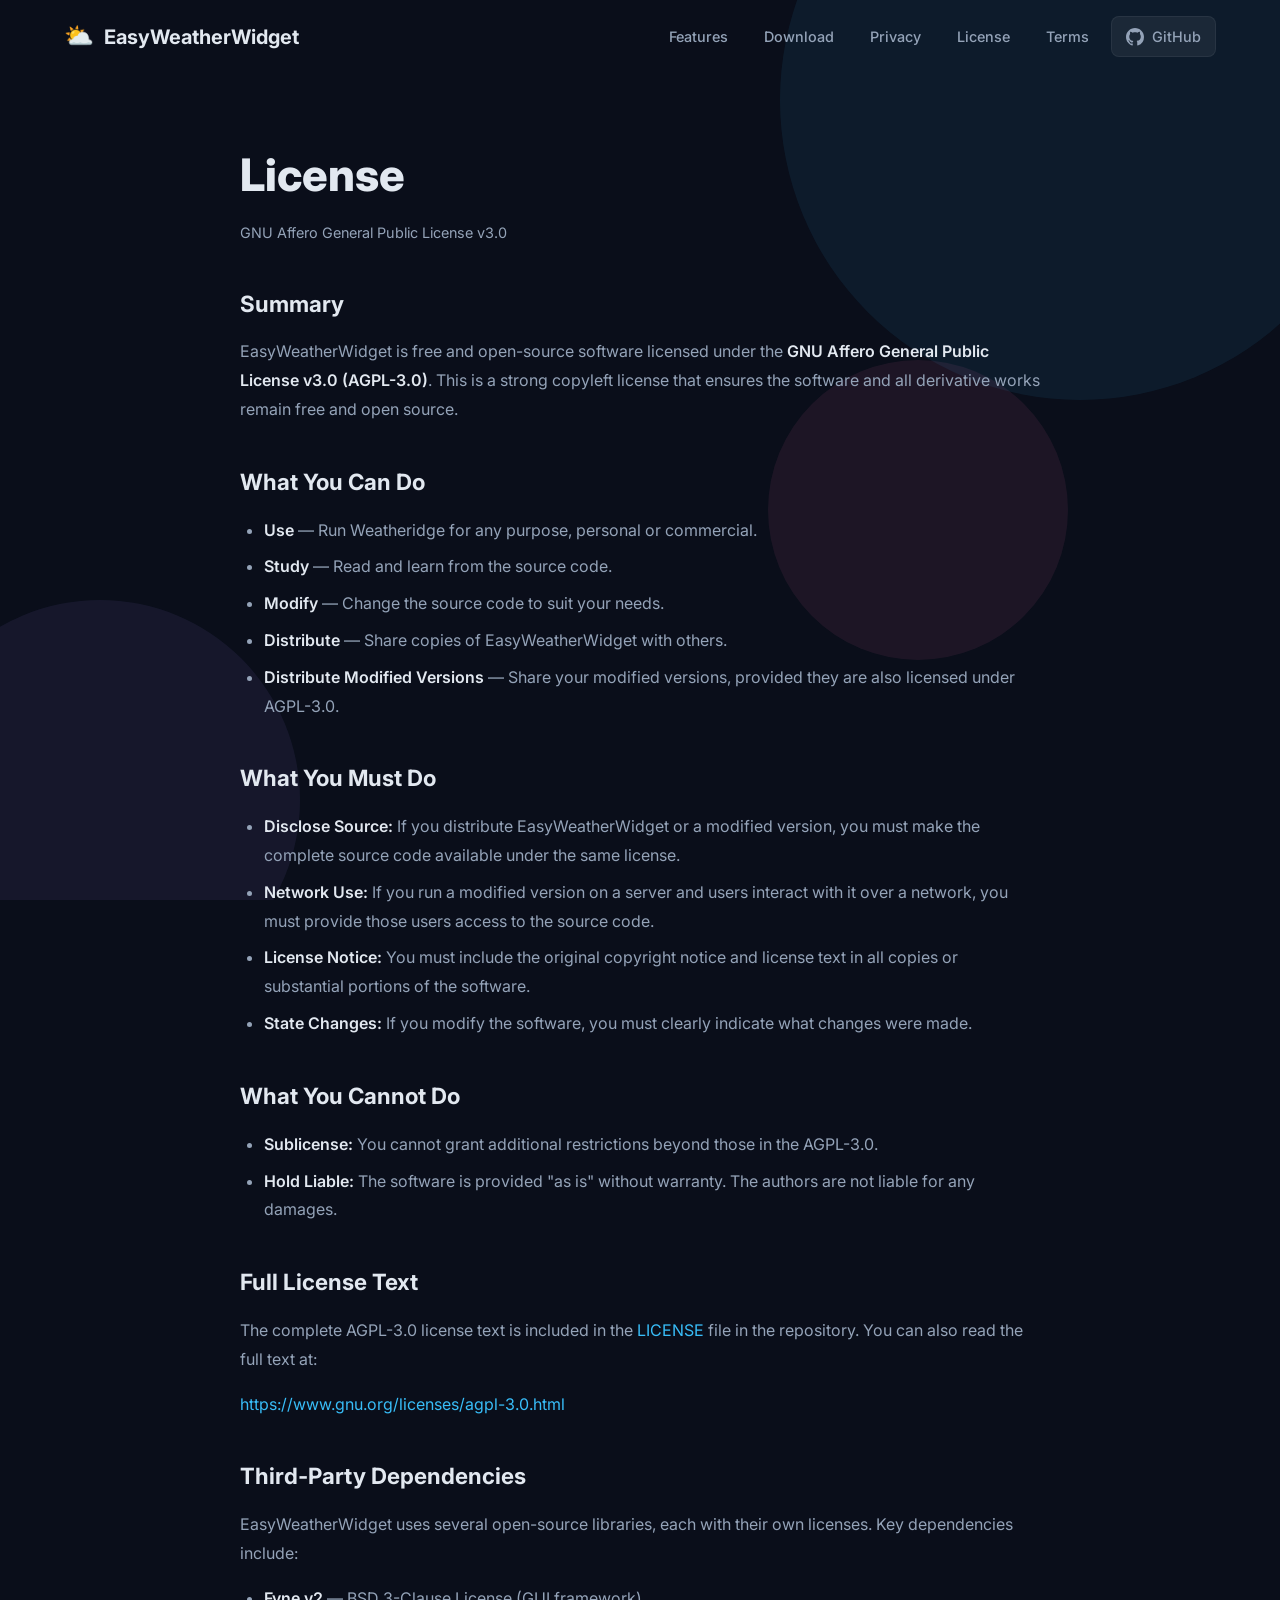
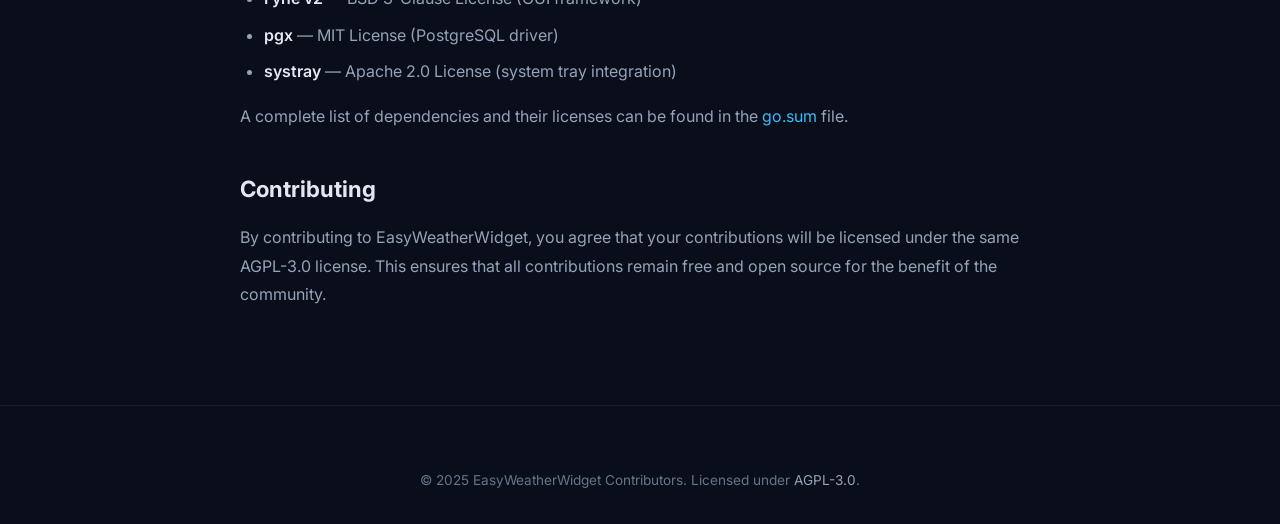
<file: docs/site/license.html>
<!DOCTYPE html>
<html lang="en">

<head>
  <meta charset="UTF-8" />
  <meta name="viewport" content="width=device-width, initial-scale=1.0" />
  <title>License — EasyWeatherWidget</title>
  <meta name="description"
    content="EasyWeatherWidget and WeatherWidget is licensed under the GNU Affero General Public License v3.0 (AGPL-3.0)." />
  <link rel="icon" type="image/png" href="assets/icons/clear.png" />
  <link rel="preconnect" href="https://fonts.googleapis.com" />
  <link rel="preconnect" href="https://fonts.gstatic.com" crossorigin />
  <link href="https://fonts.googleapis.com/css2?family=Inter:wght@300;400;500;600;700;800;900&display=swap"
    rel="stylesheet" />
  <link rel="stylesheet" href="css/style.css" />
</head>

<body>
  <div class="bg-particles" aria-hidden="true">
    <div class="particle particle-1"></div>
    <div class="particle particle-2"></div>
    <div class="particle particle-3"></div>
  </div>

  <!-- Navigation -->
  <nav class="navbar scrolled" role="navigation" aria-label="Main navigation">
    <div class="nav-container">
      <a href="index.html" class="nav-brand" aria-label="EasyWidge Home">
        <span class="brand-icon">⛅</span>
        <span class="brand-text">EasyWeatherWidget</span>
      </a>
      <button class="nav-toggle" aria-label="Toggle navigation menu" aria-expanded="false">
        <span></span><span></span><span></span>
      </button>
      <ul class="nav-links" role="menubar">
        <li role="none"><a href="index.html#features" role="menuitem">Features</a></li>
        <li role="none"><a href="index.html#download" role="menuitem">Download</a></li>
        <li role="none"><a href="privacy.html" role="menuitem">Privacy</a></li>
        <li role="none"><a href="license.html" role="menuitem">License</a></li>
        <li role="none"><a href="terms.html" role="menuitem">Terms</a></li>
        <li role="none"><a href="https://github.com/gcclinux/WeatherWidget" class="nav-btn" role="menuitem"
            target="_blank" rel="noopener noreferrer">
            <svg width="18" height="18" viewBox="0 0 24 24" fill="currentColor" aria-hidden="true">
              <path
                d="M12 0C5.37 0 0 5.37 0 12c0 5.31 3.435 9.795 8.205 11.385.6.105.825-.255.825-.57 0-.285-.015-1.23-.015-2.235-3.015.555-3.795-.735-4.035-1.41-.135-.345-.72-1.41-1.23-1.695-.42-.225-1.02-.78-.015-.795.945-.015 1.62.87 1.845 1.23 1.08 1.815 2.805 1.305 3.495.99.105-.78.42-1.305.765-1.605-2.67-.3-5.46-1.335-5.46-5.925 0-1.305.465-2.385 1.23-3.225-.12-.3-.54-1.53.12-3.18 0 0 1.005-.315 3.3 1.23.96-.27 1.98-.405 3-.405s2.04.135 3 .405c2.295-1.56 3.3-1.23 3.3-1.23.66 1.65.24 2.88.12 3.18.765.84 1.23 1.905 1.23 3.225 0 4.605-2.805 5.625-5.475 5.925.435.375.81 1.095.81 2.22 0 1.605-.015 2.895-.015 3.3 0 .315.225.69.825.57A12.02 12.02 0 0024 12c0-6.63-5.37-12-12-12z" />
            </svg>
            GitHub
          </a></li>
      </ul>
    </div>
  </nav>

  <!-- License Content -->
  <main class="legal-page">
    <div class="legal-container">
      <h1>License</h1>
      <p class="legal-updated">GNU Affero General Public License v3.0</p>

      <h2>Summary</h2>
      <p>
        EasyWeatherWidget is free and open-source software licensed under the
        <strong>GNU Affero General Public License v3.0 (AGPL-3.0)</strong>.
        This is a strong copyleft license that ensures the software and all derivative works
        remain free and open source.
      </p>

      <h2>What You Can Do</h2>
      <ul>
        <li><strong>Use</strong> — Run Weatheridge for any purpose, personal or commercial.</li>
        <li><strong>Study</strong> — Read and learn from the source code.</li>
        <li><strong>Modify</strong> — Change the source code to suit your needs.</li>
        <li><strong>Distribute</strong> — Share copies of EasyWeatherWidget with others.</li>
        <li><strong>Distribute Modified Versions</strong> — Share your modified versions, provided they are also
          licensed under AGPL-3.0.</li>
      </ul>

      <h2>What You Must Do</h2>
      <ul>
        <li><strong>Disclose Source:</strong> If you distribute EasyWeatherWidget or a modified version, you must make
          the
          complete source code available under the same license.</li>
        <li><strong>Network Use:</strong> If you run a modified version on a server and users interact with it over a
          network, you must provide those users access to the source code.</li>
        <li><strong>License Notice:</strong> You must include the original copyright notice and license text in all
          copies or substantial portions of the software.</li>
        <li><strong>State Changes:</strong> If you modify the software, you must clearly indicate what changes were
          made.</li>
      </ul>

      <h2>What You Cannot Do</h2>
      <ul>
        <li><strong>Sublicense:</strong> You cannot grant additional restrictions beyond those in the AGPL-3.0.</li>
        <li><strong>Hold Liable:</strong> The software is provided "as is" without warranty. The authors are not liable
          for any damages.</li>
      </ul>

      <h2>Full License Text</h2>
      <p>
        The complete AGPL-3.0 license text is included in the
        <a href="https://github.com/gcclinux/WeatherWidget/blob/main/LICENSE" target="_blank"
          rel="noopener noreferrer">LICENSE</a>
        file in the repository. You can also read the full text at:
      </p>
      <p>
        <a href="https://www.gnu.org/licenses/agpl-3.0.html" target="_blank" rel="noopener noreferrer">
          https://www.gnu.org/licenses/agpl-3.0.html
        </a>
      </p>

      <h2>Third-Party Dependencies</h2>
      <p>
        EasyWeatherWidget uses several open-source libraries, each with their own licenses. Key dependencies include:
      </p>
      <ul>
        <li><strong>Fyne v2</strong> — BSD 3-Clause License (GUI framework)</li>
        <li><strong>pgx</strong> — MIT License (PostgreSQL driver)</li>
        <li><strong>systray</strong> — Apache 2.0 License (system tray integration)</li>
      </ul>
      <p>
        A complete list of dependencies and their licenses can be found in the
        <a href="https://github.com/gcclinux/WeatherWidget/blob/main/go.sum" target="_blank"
          rel="noopener noreferrer">go.sum</a>
        file.
      </p>

      <h2>Contributing</h2>
      <p>
        By contributing to EasyWeatherWidget, you agree that your contributions will be licensed under the
        same AGPL-3.0 license. This ensures that all contributions remain free and open source for
        the benefit of the community.
      </p>
    </div>
  </main>

  <!-- Footer -->
  <footer class="footer">
    <div class="container">
      <div class="footer-bottom" style="border-top: none; padding-top: 0;">
        <p>&copy; 2025 EasyWeatherWidget Contributors. Licensed under <a href="license.html">AGPL-3.0</a>.</p>
      </div>
    </div>
  </footer>

  <script src="js/main.js"></script>
</body>

</html>
</file>
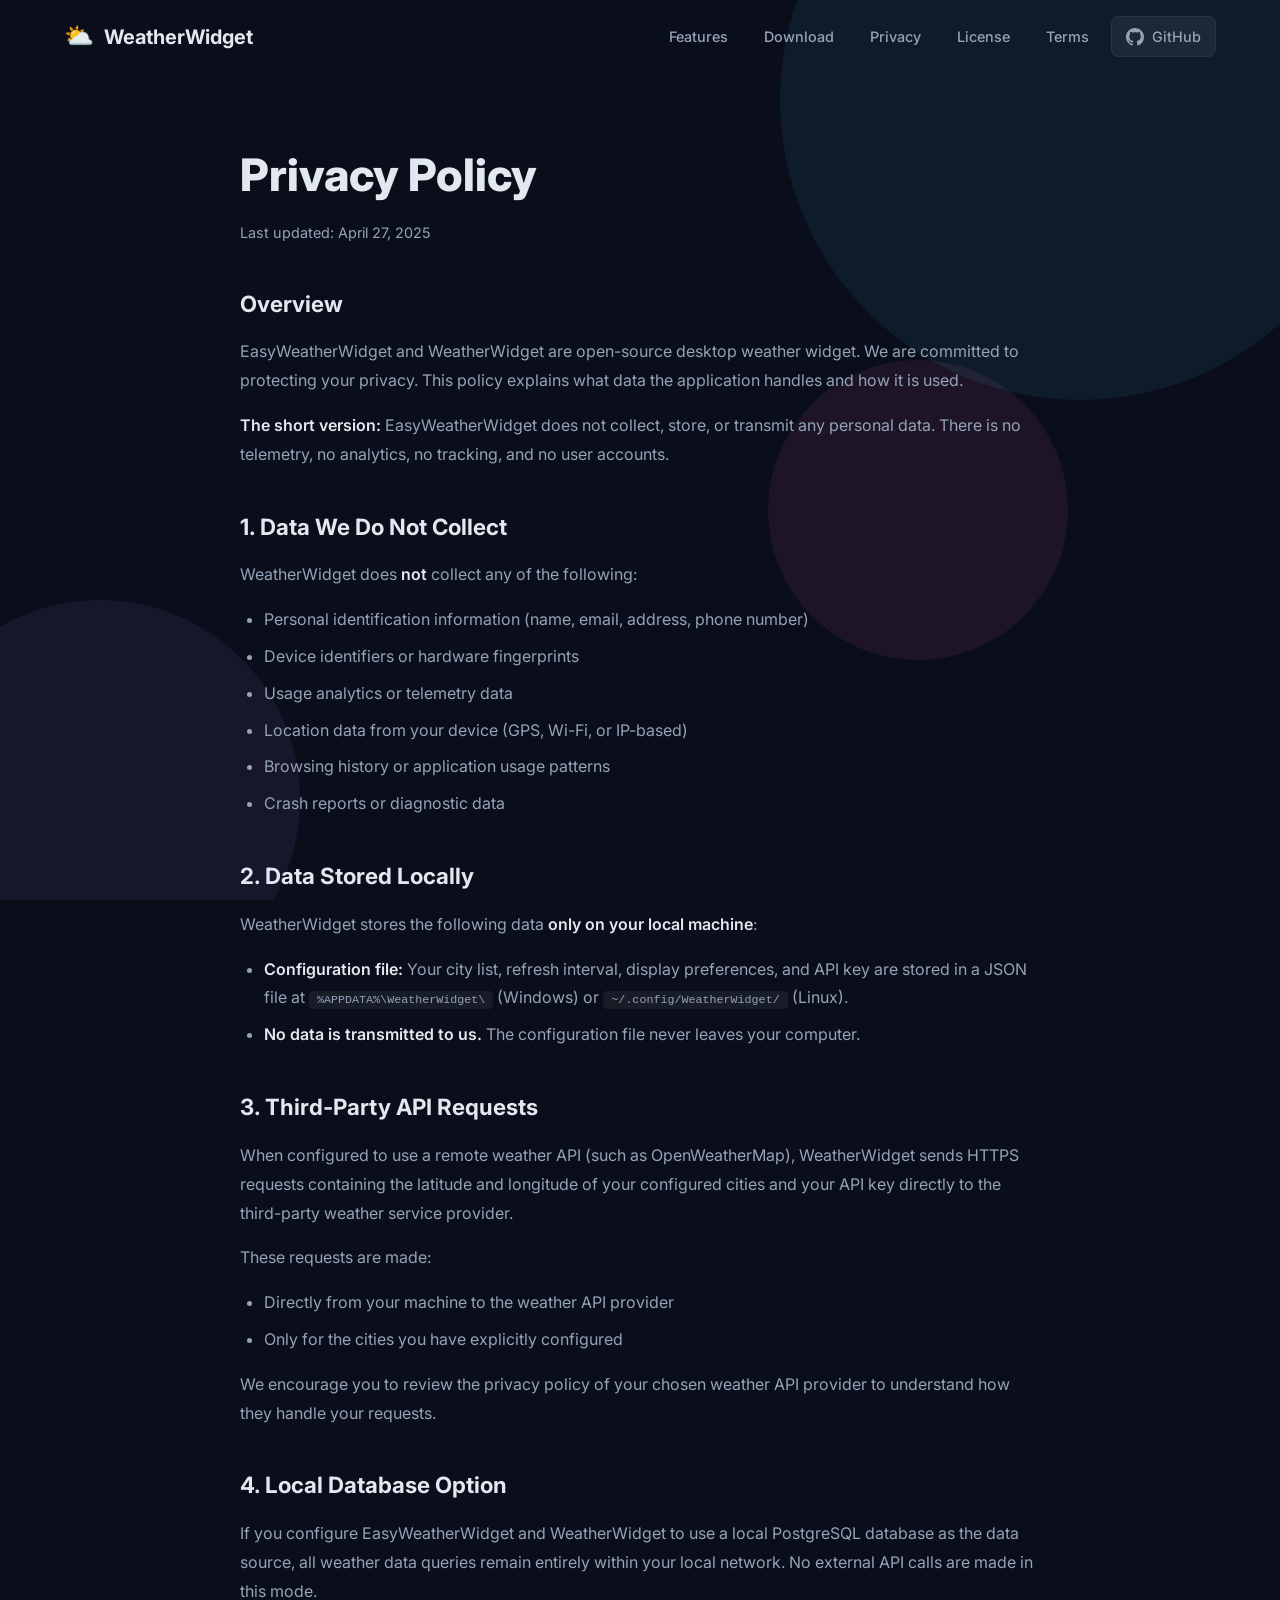
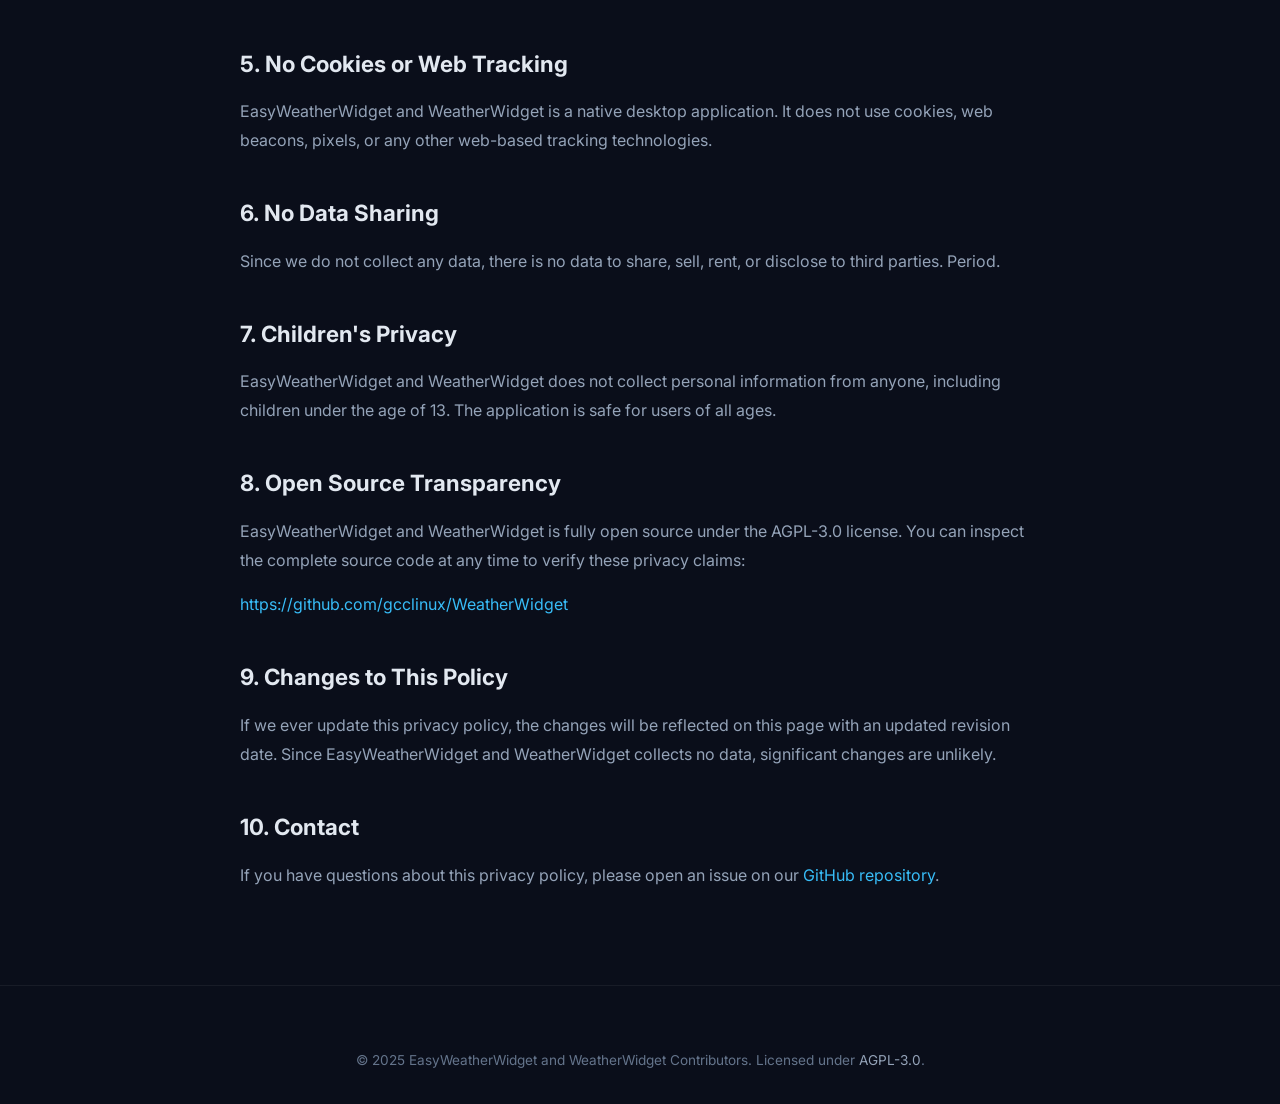
<file: docs/site/privacy.html>
<!DOCTYPE html>
<html lang="en">

<head>
  <meta charset="UTF-8" />
  <meta name="viewport" content="width=device-width, initial-scale=1.0" />
  <title>Privacy Policy — EasyWeatherWidge and WeatherWidget</title>
  <meta name="description"
    content="EasyWeatherWidget Privacy Policy. Learn how we handle your data — spoiler: we don't collect any." />
  <link rel="icon" type="image/png" href="assets/icons/clear.png" />
  <link rel="preconnect" href="https://fonts.googleapis.com" />
  <link rel="preconnect" href="https://fonts.gstatic.com" crossorigin />
  <link href="https://fonts.googleapis.com/css2?family=Inter:wght@300;400;500;600;700;800;900&display=swap"
    rel="stylesheet" />
  <link rel="stylesheet" href="css/style.css" />
</head>

<body>
  <div class="bg-particles" aria-hidden="true">
    <div class="particle particle-1"></div>
    <div class="particle particle-2"></div>
    <div class="particle particle-3"></div>
  </div>

  <!-- Navigation -->
  <nav class="navbar scrolled" role="navigation" aria-label="Main navigation">
    <div class="nav-container">
      <a href="index.html" class="nav-brand" aria-label="EasyWidge Home">
        <span class="brand-icon">⛅</span>
        <span class="brand-text">WeatherWidget</span>
      </a>
      <button class="nav-toggle" aria-label="Toggle navigation menu" aria-expanded="false">
        <span></span><span></span><span></span>
      </button>
      <ul class="nav-links" role="menubar">
        <li role="none"><a href="index.html#features" role="menuitem">Features</a></li>
        <li role="none"><a href="index.html#download" role="menuitem">Download</a></li>
        <li role="none"><a href="privacy.html" role="menuitem">Privacy</a></li>
        <li role="none"><a href="license.html" role="menuitem">License</a></li>
        <li role="none"><a href="terms.html" role="menuitem">Terms</a></li>
        <li role="none"><a href="https://github.com/gcclinux/WeatherWidget" class="nav-btn" role="menuitem"
            target="_blank" rel="noopener noreferrer">
            <svg width="18" height="18" viewBox="0 0 24 24" fill="currentColor" aria-hidden="true">
              <path
                d="M12 0C5.37 0 0 5.37 0 12c0 5.31 3.435 9.795 8.205 11.385.6.105.825-.255.825-.57 0-.285-.015-1.23-.015-2.235-3.015.555-3.795-.735-4.035-1.41-.135-.345-.72-1.41-1.23-1.695-.42-.225-1.02-.78-.015-.795.945-.015 1.62.87 1.845 1.23 1.08 1.815 2.805 1.305 3.495.99.105-.78.42-1.305.765-1.605-2.67-.3-5.46-1.335-5.46-5.925 0-1.305.465-2.385 1.23-3.225-.12-.3-.54-1.53.12-3.18 0 0 1.005-.315 3.3 1.23.96-.27 1.98-.405 3-.405s2.04.135 3 .405c2.295-1.56 3.3-1.23 3.3-1.23.66 1.65.24 2.88.12 3.18.765.84 1.23 1.905 1.23 3.225 0 4.605-2.805 5.625-5.475 5.925.435.375.81 1.095.81 2.22 0 1.605-.015 2.895-.015 3.3 0 .315.225.69.825.57A12.02 12.02 0 0024 12c0-6.63-5.37-12-12-12z" />
            </svg>
            GitHub
          </a></li>
      </ul>
    </div>
  </nav>

  <!-- Privacy Policy Content -->
  <main class="legal-page">
    <div class="legal-container">
      <h1>Privacy Policy</h1>
      <p class="legal-updated">Last updated: April 27, 2025</p>

      <h2>Overview</h2>
      <p>
        EasyWeatherWidget and WeatherWidget are open-source desktop weather widget. We are committed to
        protecting your privacy.
        This policy explains what data the application handles and how it is used.
      </p>
      <p>
        <strong>The short version:</strong> EasyWeatherWidget does not collect, store, or transmit any personal data.
        There is no telemetry, no analytics, no tracking, and no user accounts.
      </p>

      <h2>1. Data We Do Not Collect</h2>
      <p>WeatherWidget does <strong>not</strong> collect any of the following:</p>
      <ul>
        <li>Personal identification information (name, email, address, phone number)</li>
        <li>Device identifiers or hardware fingerprints</li>
        <li>Usage analytics or telemetry data</li>
        <li>Location data from your device (GPS, Wi-Fi, or IP-based)</li>
        <li>Browsing history or application usage patterns</li>
        <li>Crash reports or diagnostic data</li>
      </ul>

      <h2>2. Data Stored Locally</h2>
      <p>WeatherWidget stores the following data <strong>only on your local machine</strong>:</p>
      <ul>
        <li><strong>Configuration file:</strong> Your city list, refresh interval, display preferences, and API key are
          stored in a JSON file at <code>%APPDATA%\WeatherWidget\</code> (Windows) or
          <code>~/.config/WeatherWidget/</code> (Linux).
        </li>
        <li><strong>No data is transmitted to us.</strong> The configuration file never leaves your computer.</li>
      </ul>

      <h2>3. Third-Party API Requests</h2>
      <p>
        When configured to use a remote weather API (such as OpenWeatherMap), WeatherWidget sends HTTPS requests
        containing the latitude and longitude of your configured cities and your API key directly to the
        third-party weather service provider.
      </p>
      <p>These requests are made:</p>
      <ul>
        <li>Directly from your machine to the weather API provider</li>
        <li>Only for the cities you have explicitly configured</li>
      </ul>
      <p>
        We encourage you to review the privacy policy of your chosen weather API provider to understand
        how they handle your requests.
      </p>

      <h2>4. Local Database Option</h2>
      <p>
        If you configure EasyWeatherWidget and WeatherWidget to use a local PostgreSQL database as the data source, all
        weather
        data queries remain entirely within your local network. No external API calls are made in this mode.
      </p>

      <h2>5. No Cookies or Web Tracking</h2>
      <p>
        EasyWeatherWidget and WeatherWidget is a native desktop application. It does not use cookies, web beacons,
        pixels,
        or any other web-based tracking technologies.
      </p>

      <h2>6. No Data Sharing</h2>
      <p>
        Since we do not collect any data, there is no data to share, sell, rent, or disclose to
        third parties. Period.
      </p>

      <h2>7. Children's Privacy</h2>
      <p>
        EasyWeatherWidget and WeatherWidget does not collect personal information from anyone, including children under
        the
        age of 13. The application is safe for users of all ages.
      </p>

      <h2>8. Open Source Transparency</h2>
      <p>
        EasyWeatherWidget and WeatherWidget is fully open source under the AGPL-3.0 license. You can inspect the
        complete
        source code at any time to verify these privacy claims:
      </p>
      <p>
        <a href="https://github.com/gcclinux/WeatherWidget" target="_blank" rel="noopener noreferrer">
          https://github.com/gcclinux/WeatherWidget
        </a>
      </p>

      <h2>9. Changes to This Policy</h2>
      <p>
        If we ever update this privacy policy, the changes will be reflected on this page with an
        updated revision date. Since EasyWeatherWidget and WeatherWidget collects no data, significant changes are
        unlikely.
      </p>

      <h2>10. Contact</h2>
      <p>
        If you have questions about this privacy policy, please open an issue on our
        <a href="https://github.com/gcclinux/WeatherWidget/issues" target="_blank" rel="noopener noreferrer">GitHub
          repository</a>.
      </p>
    </div>
  </main>

  <!-- Footer -->
  <footer class="footer">
    <div class="container">
      <div class="footer-bottom" style="border-top: none; padding-top: 0;">
        <p>&copy; 2025 EasyWeatherWidget and WeatherWidget Contributors. Licensed under <a
            href="license.html">AGPL-3.0</a>.</p>
      </div>
    </div>
  </footer>

  <script src="js/main.js"></script>
</body>

</html>
</file>
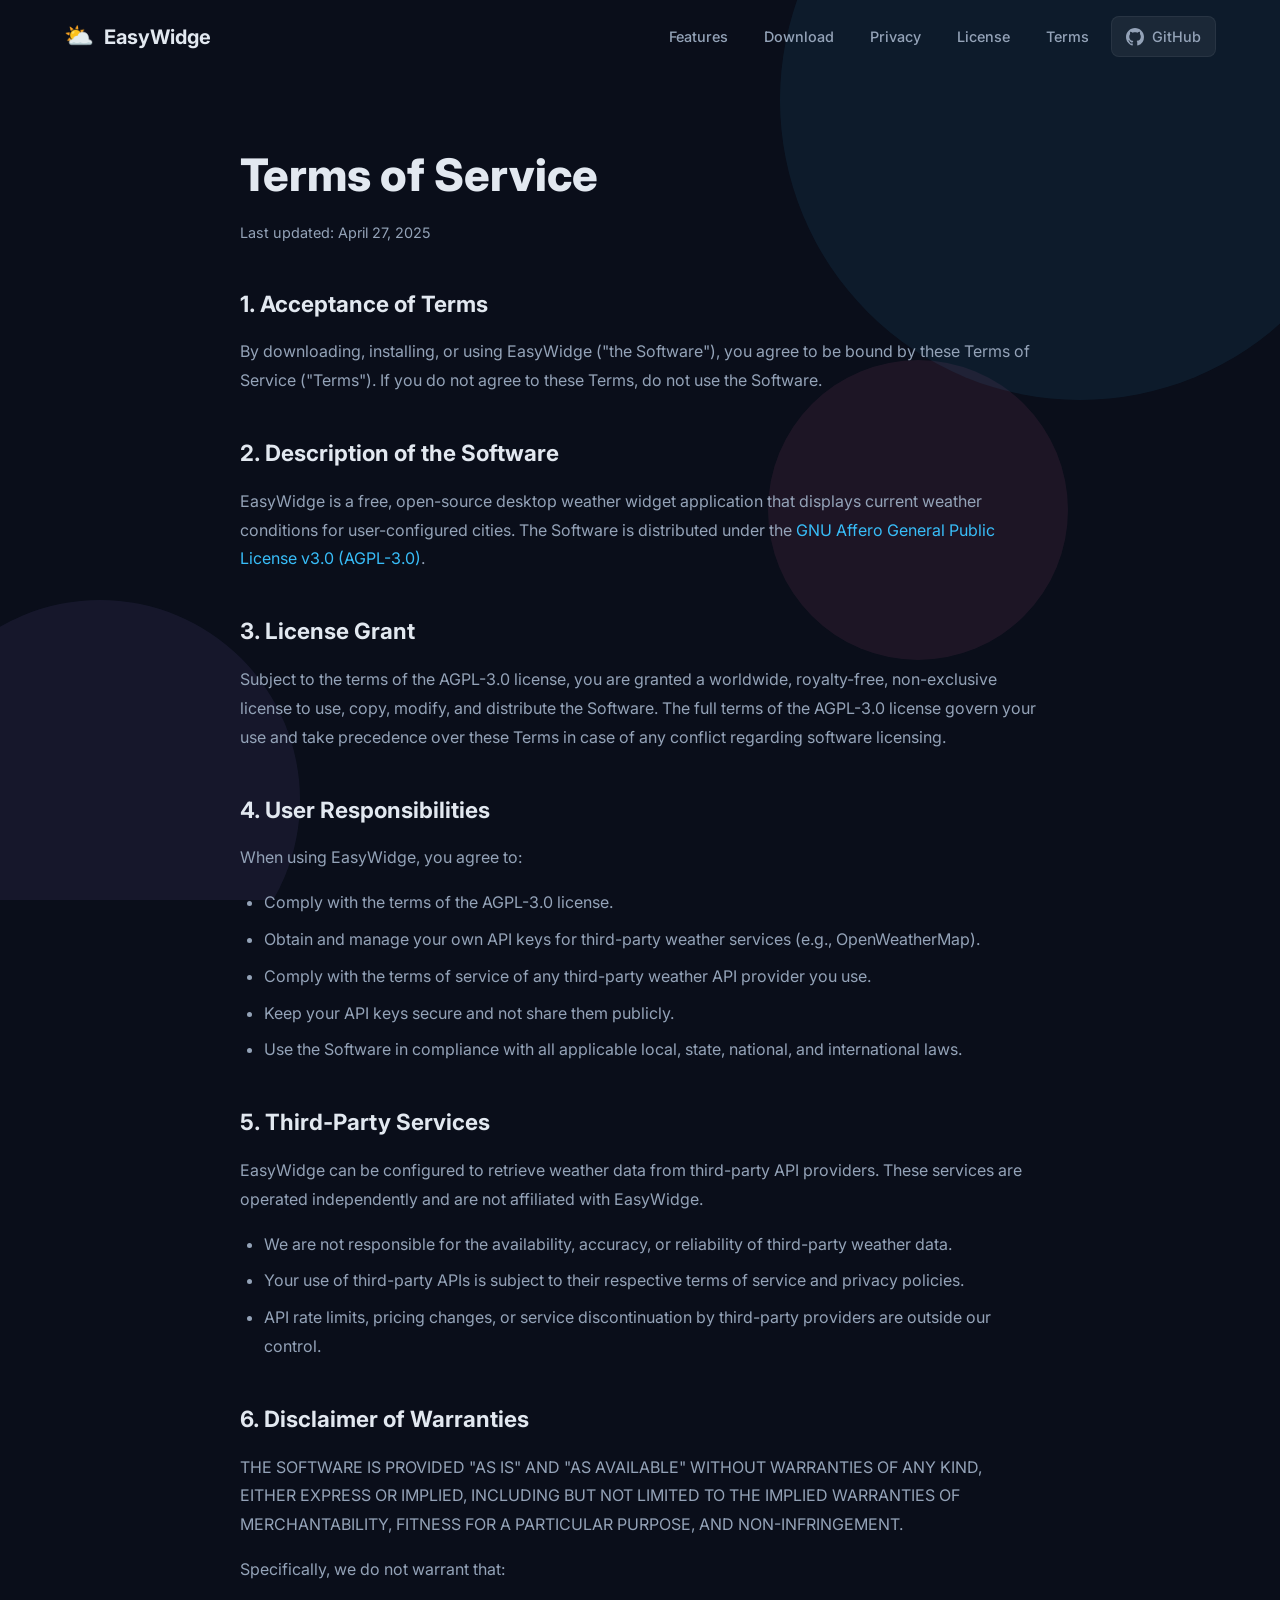
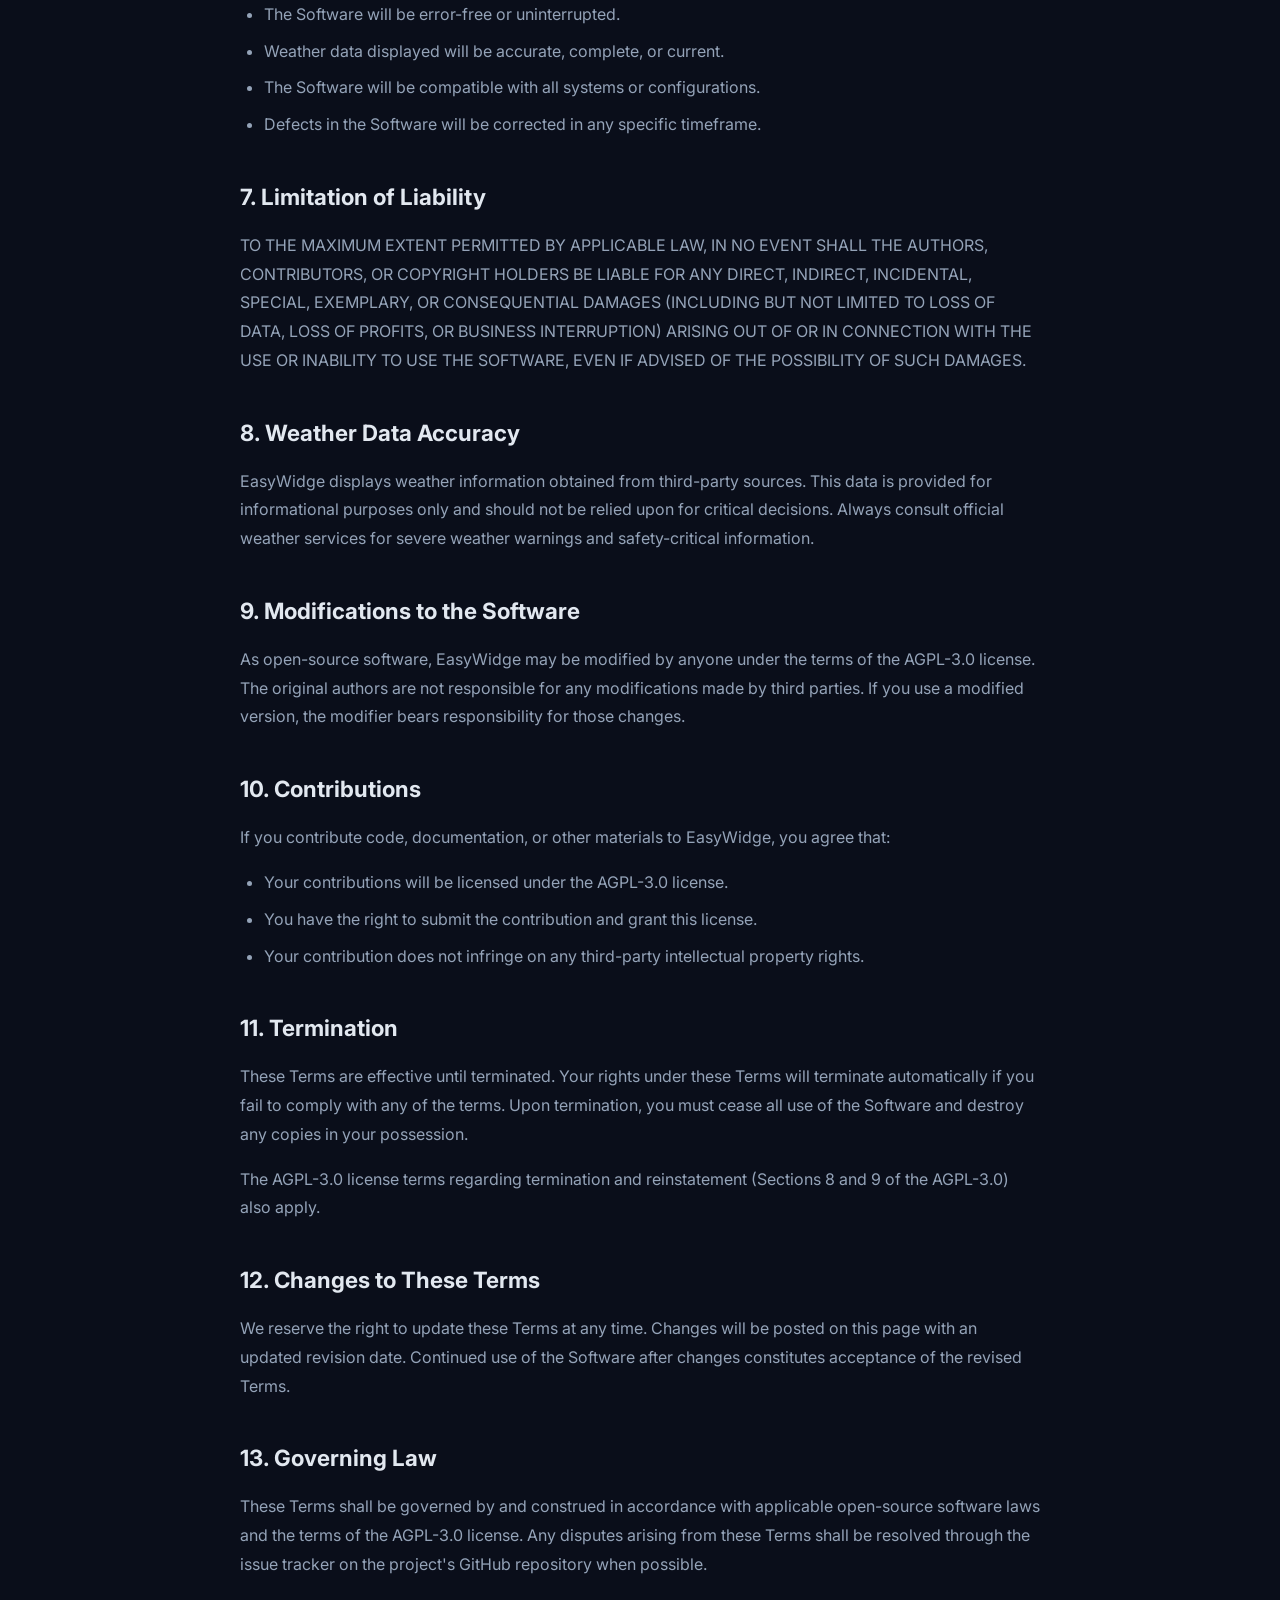
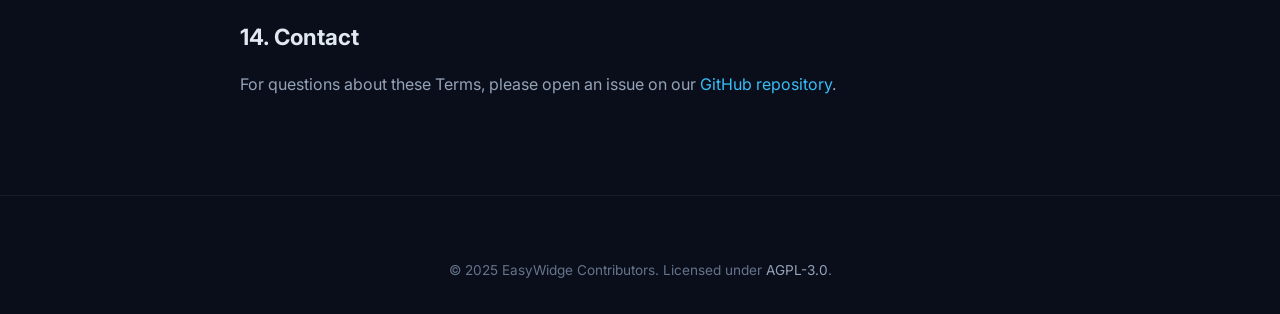
<file: docs/site/terms.html>
<!DOCTYPE html>
<html lang="en">
<head>
  <meta charset="UTF-8" />
  <meta name="viewport" content="width=device-width, initial-scale=1.0" />
  <title>Terms of Service — EasyWidge</title>
  <meta name="description" content="Terms of Service for EasyWidge desktop weather widget." />
  <link rel="icon" type="image/png" href="assets/icons/clear.png" />
  <link rel="preconnect" href="https://fonts.googleapis.com" />
  <link rel="preconnect" href="https://fonts.gstatic.com" crossorigin />
  <link href="https://fonts.googleapis.com/css2?family=Inter:wght@300;400;500;600;700;800;900&display=swap" rel="stylesheet" />
  <link rel="stylesheet" href="css/style.css" />
</head>
<body>
  <div class="bg-particles" aria-hidden="true">
    <div class="particle particle-1"></div>
    <div class="particle particle-2"></div>
    <div class="particle particle-3"></div>
  </div>

  <!-- Navigation -->
  <nav class="navbar scrolled" role="navigation" aria-label="Main navigation">
    <div class="nav-container">
      <a href="index.html" class="nav-brand" aria-label="EasyWidge Home">
        <span class="brand-icon">⛅</span>
        <span class="brand-text">EasyWidge</span>
      </a>
      <button class="nav-toggle" aria-label="Toggle navigation menu" aria-expanded="false">
        <span></span><span></span><span></span>
      </button>
      <ul class="nav-links" role="menubar">
        <li role="none"><a href="index.html#features" role="menuitem">Features</a></li>
        <li role="none"><a href="index.html#download" role="menuitem">Download</a></li>
        <li role="none"><a href="privacy.html" role="menuitem">Privacy</a></li>
        <li role="none"><a href="license.html" role="menuitem">License</a></li>
        <li role="none"><a href="terms.html" role="menuitem">Terms</a></li>
        <li role="none"><a href="https://github.com/gcclinux/WeatherWidget" class="nav-btn" role="menuitem" target="_blank" rel="noopener noreferrer">
          <svg width="18" height="18" viewBox="0 0 24 24" fill="currentColor" aria-hidden="true"><path d="M12 0C5.37 0 0 5.37 0 12c0 5.31 3.435 9.795 8.205 11.385.6.105.825-.255.825-.57 0-.285-.015-1.23-.015-2.235-3.015.555-3.795-.735-4.035-1.41-.135-.345-.72-1.41-1.23-1.695-.42-.225-1.02-.78-.015-.795.945-.015 1.62.87 1.845 1.23 1.08 1.815 2.805 1.305 3.495.99.105-.78.42-1.305.765-1.605-2.67-.3-5.46-1.335-5.46-5.925 0-1.305.465-2.385 1.23-3.225-.12-.3-.54-1.53.12-3.18 0 0 1.005-.315 3.3 1.23.96-.27 1.98-.405 3-.405s2.04.135 3 .405c2.295-1.56 3.3-1.23 3.3-1.23.66 1.65.24 2.88.12 3.18.765.84 1.23 1.905 1.23 3.225 0 4.605-2.805 5.625-5.475 5.925.435.375.81 1.095.81 2.22 0 1.605-.015 2.895-.015 3.3 0 .315.225.69.825.57A12.02 12.02 0 0024 12c0-6.63-5.37-12-12-12z"/></svg>
          GitHub
        </a></li>
      </ul>
    </div>
  </nav>

  <!-- Terms of Service Content -->
  <main class="legal-page">
    <div class="legal-container">
      <h1>Terms of Service</h1>
      <p class="legal-updated">Last updated: April 27, 2025</p>

      <h2>1. Acceptance of Terms</h2>
      <p>
        By downloading, installing, or using EasyWidge ("the Software"), you agree to be bound by
        these Terms of Service ("Terms"). If you do not agree to these Terms, do not use the Software.
      </p>

      <h2>2. Description of the Software</h2>
      <p>
        EasyWidge is a free, open-source desktop weather widget application that displays current
        weather conditions for user-configured cities. The Software is distributed under the
        <a href="license.html">GNU Affero General Public License v3.0 (AGPL-3.0)</a>.
      </p>

      <h2>3. License Grant</h2>
      <p>
        Subject to the terms of the AGPL-3.0 license, you are granted a worldwide, royalty-free,
        non-exclusive license to use, copy, modify, and distribute the Software. The full terms
        of the AGPL-3.0 license govern your use and take precedence over these Terms in case of
        any conflict regarding software licensing.
      </p>

      <h2>4. User Responsibilities</h2>
      <p>When using EasyWidge, you agree to:</p>
      <ul>
        <li>Comply with the terms of the AGPL-3.0 license.</li>
        <li>Obtain and manage your own API keys for third-party weather services (e.g., OpenWeatherMap).</li>
        <li>Comply with the terms of service of any third-party weather API provider you use.</li>
        <li>Keep your API keys secure and not share them publicly.</li>
        <li>Use the Software in compliance with all applicable local, state, national, and international laws.</li>
      </ul>

      <h2>5. Third-Party Services</h2>
      <p>
        EasyWidge can be configured to retrieve weather data from third-party API providers.
        These services are operated independently and are not affiliated with EasyWidge.
      </p>
      <ul>
        <li>We are not responsible for the availability, accuracy, or reliability of third-party weather data.</li>
        <li>Your use of third-party APIs is subject to their respective terms of service and privacy policies.</li>
        <li>API rate limits, pricing changes, or service discontinuation by third-party providers are outside our control.</li>
      </ul>

      <h2>6. Disclaimer of Warranties</h2>
      <p>
        THE SOFTWARE IS PROVIDED "AS IS" AND "AS AVAILABLE" WITHOUT WARRANTIES OF ANY KIND,
        EITHER EXPRESS OR IMPLIED, INCLUDING BUT NOT LIMITED TO THE IMPLIED WARRANTIES OF
        MERCHANTABILITY, FITNESS FOR A PARTICULAR PURPOSE, AND NON-INFRINGEMENT.
      </p>
      <p>Specifically, we do not warrant that:</p>
      <ul>
        <li>The Software will be error-free or uninterrupted.</li>
        <li>Weather data displayed will be accurate, complete, or current.</li>
        <li>The Software will be compatible with all systems or configurations.</li>
        <li>Defects in the Software will be corrected in any specific timeframe.</li>
      </ul>

      <h2>7. Limitation of Liability</h2>
      <p>
        TO THE MAXIMUM EXTENT PERMITTED BY APPLICABLE LAW, IN NO EVENT SHALL THE AUTHORS,
        CONTRIBUTORS, OR COPYRIGHT HOLDERS BE LIABLE FOR ANY DIRECT, INDIRECT, INCIDENTAL,
        SPECIAL, EXEMPLARY, OR CONSEQUENTIAL DAMAGES (INCLUDING BUT NOT LIMITED TO LOSS OF
        DATA, LOSS OF PROFITS, OR BUSINESS INTERRUPTION) ARISING OUT OF OR IN CONNECTION WITH
        THE USE OR INABILITY TO USE THE SOFTWARE, EVEN IF ADVISED OF THE POSSIBILITY OF SUCH DAMAGES.
      </p>

      <h2>8. Weather Data Accuracy</h2>
      <p>
        EasyWidge displays weather information obtained from third-party sources. This data is
        provided for informational purposes only and should not be relied upon for critical
        decisions. Always consult official weather services for severe weather warnings and
        safety-critical information.
      </p>

      <h2>9. Modifications to the Software</h2>
      <p>
        As open-source software, EasyWidge may be modified by anyone under the terms of the
        AGPL-3.0 license. The original authors are not responsible for any modifications made
        by third parties. If you use a modified version, the modifier bears responsibility for
        those changes.
      </p>

      <h2>10. Contributions</h2>
      <p>
        If you contribute code, documentation, or other materials to EasyWidge, you agree that:
      </p>
      <ul>
        <li>Your contributions will be licensed under the AGPL-3.0 license.</li>
        <li>You have the right to submit the contribution and grant this license.</li>
        <li>Your contribution does not infringe on any third-party intellectual property rights.</li>
      </ul>

      <h2>11. Termination</h2>
      <p>
        These Terms are effective until terminated. Your rights under these Terms will terminate
        automatically if you fail to comply with any of the terms. Upon termination, you must
        cease all use of the Software and destroy any copies in your possession.
      </p>
      <p>
        The AGPL-3.0 license terms regarding termination and reinstatement (Sections 8 and 9
        of the AGPL-3.0) also apply.
      </p>

      <h2>12. Changes to These Terms</h2>
      <p>
        We reserve the right to update these Terms at any time. Changes will be posted on this
        page with an updated revision date. Continued use of the Software after changes
        constitutes acceptance of the revised Terms.
      </p>

      <h2>13. Governing Law</h2>
      <p>
        These Terms shall be governed by and construed in accordance with applicable open-source
        software laws and the terms of the AGPL-3.0 license. Any disputes arising from these
        Terms shall be resolved through the issue tracker on the project's GitHub repository
        when possible.
      </p>

      <h2>14. Contact</h2>
      <p>
        For questions about these Terms, please open an issue on our
        <a href="https://github.com/gcclinux/WeatherWidget/issues" target="_blank" rel="noopener noreferrer">GitHub repository</a>.
      </p>
    </div>
  </main>

  <!-- Footer -->
  <footer class="footer">
    <div class="container">
      <div class="footer-bottom" style="border-top: none; padding-top: 0;">
        <p>&copy; 2025 EasyWidge Contributors. Licensed under <a href="license.html">AGPL-3.0</a>.</p>
      </div>
    </div>
  </footer>

  <script src="js/main.js"></script>
</body>
</html>
</file>
<file: docs/site/css/style.css>
/* ============================================
   EasyWidge — GitHub Pages Stylesheet
   ============================================ */

/* --- CSS Custom Properties --- */
:root {
  --color-bg: #0a0e1a;
  --color-bg-alt: #111827;
  --color-surface: #1a1f35;
  --color-surface-hover: #232942;
  --color-border: rgba(255, 255, 255, 0.06);
  --color-border-hover: rgba(255, 255, 255, 0.12);
  --color-text: #e2e8f0;
  --color-text-muted: #94a3b8;
  --color-text-dim: #64748b;
  --color-primary: #38bdf8;
  --color-primary-dark: #0ea5e9;
  --color-accent: #a78bfa;
  --color-accent-pink: #f472b6;
  --gradient-primary: linear-gradient(135deg, #38bdf8, #a78bfa, #f472b6);
  --gradient-surface: linear-gradient(135deg, rgba(56, 189, 248, 0.05), rgba(167, 139, 250, 0.05));
  --gradient-glow: radial-gradient(ellipse at center, rgba(56, 189, 248, 0.15), transparent 70%);
  --shadow-sm: 0 1px 3px rgba(0, 0, 0, 0.3);
  --shadow-md: 0 4px 20px rgba(0, 0, 0, 0.4);
  --shadow-lg: 0 8px 40px rgba(0, 0, 0, 0.5);
  --shadow-glow: 0 0 60px rgba(56, 189, 248, 0.15);
  --radius-sm: 8px;
  --radius-md: 12px;
  --radius-lg: 20px;
  --radius-xl: 28px;
  --font-family: 'Inter', -apple-system, BlinkMacSystemFont, 'Segoe UI', Roboto, sans-serif;
  --transition-fast: 0.2s cubic-bezier(0.4, 0, 0.2, 1);
  --transition-smooth: 0.4s cubic-bezier(0.4, 0, 0.2, 1);
  --max-width: 1200px;
}

/* --- Reset & Base --- */
*,
*::before,
*::after {
  margin: 0;
  padding: 0;
  box-sizing: border-box;
}

html {
  scroll-behavior: smooth;
  -webkit-text-size-adjust: 100%;
}

body {
  font-family: var(--font-family);
  background: var(--color-bg);
  color: var(--color-text);
  line-height: 1.6;
  overflow-x: hidden;
  -webkit-font-smoothing: antialiased;
  -moz-osx-font-smoothing: grayscale;
}

a {
  color: var(--color-primary);
  text-decoration: none;
  transition: color var(--transition-fast);
}

a:hover {
  color: var(--color-accent);
}

a:focus-visible {
  outline: 2px solid var(--color-primary);
  outline-offset: 2px;
  border-radius: 4px;
}

img {
  max-width: 100%;
  height: auto;
  display: block;
}

.container {
  max-width: var(--max-width);
  margin: 0 auto;
  padding: 0 24px;
}

/* --- Animated Background Particles --- */
.bg-particles {
  position: fixed;
  inset: 0;
  pointer-events: none;
  z-index: 0;
  overflow: hidden;
}

.particle {
  position: absolute;
  border-radius: 50%;
  opacity: 0.08;
  animation: float 20s infinite ease-in-out;
}

.particle-1 {
  width: 600px;
  height: 600px;
  background: var(--color-primary);
  top: -200px;
  right: -100px;
  animation-delay: 0s;
}

.particle-2 {
  width: 400px;
  height: 400px;
  background: var(--color-accent);
  bottom: -100px;
  left: -100px;
  animation-delay: -5s;
}

.particle-3 {
  width: 300px;
  height: 300px;
  background: var(--color-accent-pink);
  top: 40%;
  left: 60%;
  animation-delay: -10s;
}

.particle-4 {
  width: 200px;
  height: 200px;
  background: var(--color-primary);
  bottom: 30%;
  right: 20%;
  animation-delay: -15s;
}

.particle-5 {
  width: 350px;
  height: 350px;
  background: var(--color-accent);
  top: 60%;
  left: 10%;
  animation-delay: -8s;
}

.particle-6 {
  width: 250px;
  height: 250px;
  background: var(--color-accent-pink);
  top: 10%;
  left: 30%;
  animation-delay: -12s;
}

@keyframes float {
  0%, 100% { transform: translate(0, 0) scale(1); }
  25% { transform: translate(30px, -40px) scale(1.05); }
  50% { transform: translate(-20px, 20px) scale(0.95); }
  75% { transform: translate(40px, 30px) scale(1.02); }
}

/* --- Navigation --- */
.navbar {
  position: fixed;
  top: 0;
  left: 0;
  right: 0;
  z-index: 1000;
  padding: 16px 0;
  transition: background var(--transition-smooth), box-shadow var(--transition-smooth);
  background: transparent;
}

.navbar.scrolled {
  background: rgba(10, 14, 26, 0.85);
  backdrop-filter: blur(20px);
  -webkit-backdrop-filter: blur(20px);
  box-shadow: 0 1px 0 var(--color-border);
}

.nav-container {
  max-width: var(--max-width);
  margin: 0 auto;
  padding: 0 24px;
  display: flex;
  align-items: center;
  justify-content: space-between;
}

.nav-brand {
  display: flex;
  align-items: center;
  gap: 10px;
  color: var(--color-text);
  font-weight: 700;
  font-size: 1.25rem;
}

.nav-brand:hover {
  color: var(--color-text);
}

.brand-icon {
  font-size: 1.5rem;
}

.nav-toggle {
  display: none;
  flex-direction: column;
  gap: 5px;
  background: none;
  border: none;
  cursor: pointer;
  padding: 4px;
}

.nav-toggle span {
  display: block;
  width: 24px;
  height: 2px;
  background: var(--color-text);
  border-radius: 2px;
  transition: transform var(--transition-fast), opacity var(--transition-fast);
}

.nav-links {
  display: flex;
  align-items: center;
  gap: 8px;
  list-style: none;
}

.nav-links a {
  color: var(--color-text-muted);
  font-size: 0.9rem;
  font-weight: 500;
  padding: 8px 14px;
  border-radius: var(--radius-sm);
  transition: color var(--transition-fast), background var(--transition-fast);
}

.nav-links a:hover {
  color: var(--color-text);
  background: rgba(255, 255, 255, 0.05);
}

.nav-btn {
  display: inline-flex !important;
  align-items: center;
  gap: 8px;
  background: rgba(255, 255, 255, 0.06) !important;
  border: 1px solid var(--color-border);
}

.nav-btn:hover {
  background: rgba(255, 255, 255, 0.1) !important;
  border-color: var(--color-border-hover);
}

/* --- Hero Section --- */
.hero {
  position: relative;
  z-index: 1;
  min-height: 100vh;
  display: flex;
  align-items: center;
  justify-content: center;
  text-align: center;
  padding: 120px 24px 80px;
}

.hero-content {
  max-width: 900px;
}

.hero-badge {
  display: inline-block;
  padding: 6px 18px;
  border-radius: 100px;
  font-size: 0.8rem;
  font-weight: 600;
  letter-spacing: 0.05em;
  text-transform: uppercase;
  color: var(--color-primary);
  background: rgba(56, 189, 248, 0.08);
  border: 1px solid rgba(56, 189, 248, 0.2);
  margin-bottom: 28px;
}

.hero-title {
  font-size: clamp(2.8rem, 7vw, 5rem);
  font-weight: 900;
  line-height: 1.08;
  letter-spacing: -0.03em;
  margin-bottom: 24px;
}

.gradient-text {
  background: var(--gradient-primary);
  -webkit-background-clip: text;
  background-clip: text;
  -webkit-text-fill-color: transparent;
}

.hero-subtitle {
  font-size: 1.2rem;
  color: var(--color-text-muted);
  line-height: 1.7;
  max-width: 560px;
  margin: 0 auto 40px;
}

.hero-actions {
  display: flex;
  gap: 16px;
  justify-content: center;
  flex-wrap: wrap;
  margin-bottom: 56px;
}

/* --- Buttons --- */
.btn {
  display: inline-flex;
  align-items: center;
  gap: 10px;
  padding: 14px 28px;
  border-radius: var(--radius-md);
  font-size: 1rem;
  font-weight: 600;
  font-family: var(--font-family);
  cursor: pointer;
  border: none;
  transition: all var(--transition-fast);
  text-decoration: none;
}

.btn-primary {
  background: var(--gradient-primary);
  color: #0a0e1a;
  box-shadow: 0 4px 20px rgba(56, 189, 248, 0.25);
}

.btn-primary:hover {
  transform: translateY(-2px);
  box-shadow: 0 8px 30px rgba(56, 189, 248, 0.35);
  color: #0a0e1a;
}

.btn-secondary {
  background: rgba(255, 255, 255, 0.06);
  color: var(--color-text);
  border: 1px solid var(--color-border);
}

.btn-secondary:hover {
  background: rgba(255, 255, 255, 0.1);
  border-color: var(--color-border-hover);
  transform: translateY(-2px);
  color: var(--color-text);
}

.btn-darwin {
  background: linear-gradient(135deg, #1e293b, #334155);
  color: #f8fafc;
  border: 1px solid rgba(255, 255, 255, 0.1);
}

.btn-darwin:hover {
  background: linear-gradient(135deg, #334155, #475569);
  border-color: rgba(255, 255, 255, 0.2);
  box-shadow: 0 4px 15px rgba(0, 0, 0, 0.3);
}

.btn-ghost {
  background: transparent;
  color: var(--color-text);
  border: 1px solid var(--color-border);
}

.btn-ghost:hover {
  background: rgba(255, 255, 255, 0.06);
  border-color: var(--color-border-hover);
  transform: translateY(-2px);
  color: var(--color-text);
}

.btn-lg {
  padding: 18px 36px;
  font-size: 1.1rem;
}

/* --- Hero Stats --- */
.hero-stats {
  display: flex;
  align-items: center;
  justify-content: center;
  gap: 32px;
}

.stat {
  display: flex;
  flex-direction: column;
  align-items: center;
}

.stat-value {
  font-size: 2rem;
  font-weight: 800;
  background: var(--gradient-primary);
  -webkit-background-clip: text;
  background-clip: text;
  -webkit-text-fill-color: transparent;
}

.stat-label {
  font-size: 0.85rem;
  color: var(--color-text-dim);
  font-weight: 500;
  text-transform: uppercase;
  letter-spacing: 0.08em;
}

.stat-divider {
  width: 1px;
  height: 40px;
  background: var(--color-border);
}

/* --- Section Shared --- */
.section-header {
  text-align: center;
  margin-bottom: 56px;
}

.section-title {
  font-size: clamp(2rem, 4vw, 2.8rem);
  font-weight: 800;
  letter-spacing: -0.02em;
  margin-bottom: 12px;
}

.section-subtitle {
  font-size: 1.1rem;
  color: var(--color-text-muted);
}

/* --- Screenshot Section --- */
.screenshot-section {
  position: relative;
  z-index: 1;
  padding: 80px 0 100px;
}

.screenshot-showcase {
  position: relative;
  max-width: 960px;
  margin: 0 auto;
  border-radius: var(--radius-lg);
  overflow: hidden;
}

.screenshot-glow {
  position: absolute;
  inset: -40px;
  background: var(--gradient-glow);
  filter: blur(40px);
  z-index: 0;
}

.screenshot-img {
  position: relative;
  z-index: 1;
  width: 100%;
  border-radius: var(--radius-lg);
  border: 1px solid var(--color-border);
  box-shadow: var(--shadow-lg), var(--shadow-glow);
  transition: transform var(--transition-smooth);
}

.screenshot-img:hover {
  transform: scale(1.01);
}

.screenshots-grid {
  display: flex;
  flex-direction: column;
  gap: 48px;
  margin-top: 64px;
  max-width: 800px;
  margin-left: auto;
  margin-right: auto;
}

.screenshot-card {
  background: var(--color-surface);
  border: 1px solid var(--color-border);
  border-radius: var(--radius-lg);
  overflow: hidden;
  transition: all var(--transition-smooth);
}

.screenshot-card:hover {
  transform: translateY(-8px);
  border-color: var(--color-border-hover);
  box-shadow: var(--shadow-lg);
}

.screenshot-card img {
  width: 100%;
  height: auto;
  display: block;
  border-bottom: 1px solid var(--color-border);
}

.screenshot-info {
  padding: 24px;
  text-align: center;
}

.screenshot-info h3 {
  font-size: 1.1rem;
  font-weight: 700;
  margin-bottom: 8px;
}

.screenshot-info p {
  font-size: 0.9rem;
  color: var(--color-text-muted);
}

/* --- Features Section --- */
.features-section {
  position: relative;
  z-index: 1;
  padding: 100px 0;
}

.features-grid {
  display: grid;
  grid-template-columns: repeat(3, 1fr);
  gap: 24px;
}

.feature-card {
  background: var(--gradient-surface);
  border: 1px solid var(--color-border);
  border-radius: var(--radius-lg);
  padding: 36px 28px;
  transition: all var(--transition-smooth);
}

.feature-card:hover {
  border-color: var(--color-border-hover);
  background: var(--color-surface-hover);
  transform: translateY(-4px);
  box-shadow: var(--shadow-md);
}

.feature-icon {
  font-size: 2.2rem;
  margin-bottom: 18px;
}

.feature-card h3 {
  font-size: 1.15rem;
  font-weight: 700;
  margin-bottom: 10px;
}

.feature-card p {
  font-size: 0.95rem;
  color: var(--color-text-muted);
  line-height: 1.6;
}

/* --- How It Works Section --- */
.how-section {
  position: relative;
  z-index: 1;
  padding: 100px 0;
}

.steps {
  display: flex;
  align-items: flex-start;
  justify-content: center;
  gap: 0;
  max-width: 800px;
  margin: 0 auto;
}

.step {
  flex: 1;
  text-align: center;
  padding: 0 24px;
}

.step-number {
  width: 56px;
  height: 56px;
  border-radius: 50%;
  background: var(--gradient-primary);
  color: #0a0e1a;
  font-size: 1.4rem;
  font-weight: 800;
  display: flex;
  align-items: center;
  justify-content: center;
  margin: 0 auto 20px;
  box-shadow: 0 4px 20px rgba(56, 189, 248, 0.2);
}

.step h3 {
  font-size: 1.1rem;
  font-weight: 700;
  margin-bottom: 8px;
}

.step p {
  font-size: 0.9rem;
  color: var(--color-text-muted);
  line-height: 1.6;
}

.step-connector {
  width: 60px;
  height: 2px;
  background: var(--color-border);
  margin-top: 28px;
  flex-shrink: 0;
}

/* --- CTA Section --- */
.cta-section {
  position: relative;
  z-index: 1;
  padding: 80px 0 120px;
}

.cta-card {
  position: relative;
  text-align: center;
  padding: 72px 40px;
  border-radius: var(--radius-xl);
  background: var(--color-surface);
  border: 1px solid var(--color-border);
  overflow: hidden;
}

.cta-glow {
  position: absolute;
  top: -100px;
  left: 50%;
  transform: translateX(-50%);
  width: 600px;
  height: 300px;
  background: radial-gradient(ellipse, rgba(56, 189, 248, 0.12), transparent 70%);
  pointer-events: none;
}

.cta-card h2 {
  font-size: clamp(1.8rem, 3.5vw, 2.4rem);
  font-weight: 800;
  margin-bottom: 12px;
  position: relative;
}

.cta-card p {
  font-size: 1.1rem;
  color: var(--color-text-muted);
  margin-bottom: 36px;
  position: relative;
}

.cta-actions {
  display: flex;
  gap: 16px;
  justify-content: center;
  flex-wrap: wrap;
  position: relative;
}

/* --- Footer --- */
.footer {
  position: relative;
  z-index: 1;
  border-top: 1px solid var(--color-border);
  padding: 64px 0 32px;
}

.footer-grid {
  display: grid;
  grid-template-columns: 2fr 1fr 1fr 1fr;
  gap: 48px;
  margin-bottom: 48px;
}

.footer-brand {
  display: flex;
  flex-direction: column;
  gap: 8px;
}

.footer-brand .brand-icon {
  font-size: 1.8rem;
}

.footer-brand .brand-text {
  font-size: 1.2rem;
  font-weight: 700;
}

.footer-tagline {
  color: var(--color-text-dim);
  font-size: 0.9rem;
  margin-top: 4px;
}

.footer-links h4 {
  font-size: 0.85rem;
  font-weight: 700;
  text-transform: uppercase;
  letter-spacing: 0.08em;
  color: var(--color-text-muted);
  margin-bottom: 16px;
}

.footer-links ul {
  list-style: none;
  display: flex;
  flex-direction: column;
  gap: 10px;
}

.footer-links a {
  color: var(--color-text-dim);
  font-size: 0.9rem;
  transition: color var(--transition-fast);
}

.footer-links a:hover {
  color: var(--color-text);
}

.footer-bottom {
  border-top: 1px solid var(--color-border);
  padding-top: 24px;
  text-align: center;
  color: var(--color-text-dim);
  font-size: 0.85rem;
}

.footer-bottom a {
  color: var(--color-text-muted);
}

/* --- Legal Pages Shared --- */
.legal-page {
  position: relative;
  z-index: 1;
  padding: 140px 24px 80px;
  min-height: 100vh;
}

.legal-container {
  max-width: 800px;
  margin: 0 auto;
}

.legal-container h1 {
  font-size: clamp(2rem, 4vw, 2.8rem);
  font-weight: 800;
  margin-bottom: 8px;
}

.legal-updated {
  color: var(--color-text-dim);
  font-size: 0.9rem;
  margin-bottom: 48px;
}

.legal-container h2 {
  font-size: 1.4rem;
  font-weight: 700;
  margin-top: 40px;
  margin-bottom: 16px;
  color: var(--color-text);
}

.legal-container h3 {
  font-size: 1.1rem;
  font-weight: 600;
  margin-top: 28px;
  margin-bottom: 12px;
}

.legal-container p {
  color: var(--color-text-muted);
  margin-bottom: 16px;
  line-height: 1.8;
}

.legal-container ul,
.legal-container ol {
  color: var(--color-text-muted);
  margin-bottom: 16px;
  padding-left: 24px;
  line-height: 1.8;
}

.legal-container li {
  margin-bottom: 8px;
}

.legal-container a {
  color: var(--color-primary);
}

.legal-container strong {
  color: var(--color-text);
  font-weight: 600;
}

.legal-container code {
  background: rgba(255, 255, 255, 0.06);
  padding: 2px 8px;
  border-radius: 4px;
  font-size: 0.9em;
}

/* --- Responsive --- */
@media (max-width: 1024px) {
  .features-grid {
    grid-template-columns: repeat(2, 1fr);
  }

  .footer-grid {
    grid-template-columns: 1fr 1fr;
    gap: 32px;
  }
}

@media (max-width: 768px) {
  .nav-toggle {
    display: flex;
  }

  .nav-links {
    position: fixed;
    top: 0;
    right: -100%;
    width: 280px;
    height: 100vh;
    background: var(--color-bg-alt);
    flex-direction: column;
    align-items: flex-start;
    padding: 80px 24px 24px;
    gap: 4px;
    transition: right var(--transition-smooth);
    box-shadow: -4px 0 30px rgba(0, 0, 0, 0.5);
  }

  .nav-links.open {
    right: 0;
  }

  .nav-links a {
    width: 100%;
    padding: 12px 16px;
  }

  .features-grid {
    grid-template-columns: 1fr;
  }

  .steps {
    flex-direction: column;
    align-items: center;
    gap: 24px;
  }

  .step-connector {
    width: 2px;
    height: 40px;
    margin: 0;
  }

  .hero-stats {
    gap: 20px;
  }

  .stat-value {
    font-size: 1.6rem;
  }

  .footer-grid {
    grid-template-columns: 1fr;
    gap: 32px;
  }

  .cta-card {
    padding: 48px 24px;
  }
}

@media (max-width: 480px) {
  .hero-actions {
    flex-direction: column;
    align-items: center;
  }

  .btn {
    width: 100%;
    justify-content: center;
  }

  .cta-actions {
    flex-direction: column;
    align-items: center;
  }
}

/* --- Animations --- */
@keyframes fadeInUp {
  from {
    opacity: 0;
    transform: translateY(30px);
  }
  to {
    opacity: 1;
    transform: translateY(0);
  }
}

.fade-in {
  opacity: 0;
  animation: fadeInUp 0.6s ease forwards;
}

.fade-in-delay-1 { animation-delay: 0.1s; }
.fade-in-delay-2 { animation-delay: 0.2s; }
.fade-in-delay-3 { animation-delay: 0.3s; }
.fade-in-delay-4 { animation-delay: 0.4s; }

/* --- Scroll reveal --- */
[data-reveal] {
  opacity: 0;
  transform: translateY(24px);
  transition: opacity 0.6s ease, transform 0.6s ease;
}

[data-reveal].revealed {
  opacity: 1;
  transform: translateY(0);
}

/* --- Promo Section --- */
.promo-section {
  position: relative;
  z-index: 1;
  padding: 100px 0;
  background: var(--color-bg-alt);
  border-top: 1px solid var(--color-border);
  border-bottom: 1px solid var(--color-border);
}

.promo-content {
  display: flex;
  align-items: center;
  gap: 48px;
  margin-top: 40px;
}

.promo-text {
  flex: 1;
}

.promo-text p {
  font-size: 1.15rem;
  color: var(--color-text-muted);
  margin-bottom: 24px;
  line-height: 1.8;
}

.promo-text strong {
  color: var(--color-primary);
}

.promo-path {
  background: rgba(56, 189, 248, 0.05);
  border: 1px solid rgba(56, 189, 248, 0.1);
  border-radius: var(--radius-md);
  padding: 16px 20px;
  font-size: 0.95rem !important;
  color: var(--color-text) !important;
  margin-bottom: 24px;
}

.promo-path code {
  display: inline-block;
  margin-top: 8px;
  color: var(--color-accent);
  font-family: monospace;
}

.promo-small {
  font-size: 0.85rem !important;
  color: var(--color-text-dim) !important;
  line-height: 1.5;
  margin-bottom: 0 !important;
}

.promo-image {
  flex: 1;
  position: relative;
}

.promo-img {
  width: 100%;
  border-radius: var(--radius-lg);
  border: 1px solid var(--color-border);
  box-shadow: var(--shadow-lg), 0 0 40px rgba(167, 139, 250, 0.15);
  transition: transform var(--transition-smooth);
}

.promo-img:hover {
  transform: scale(1.02);
}

@media (max-width: 768px) {
  .promo-content {
    flex-direction: column-reverse;
    gap: 32px;
  }
}
</file>
<file: internal/ui-windows/web/style.css>
/* Windows 11 Fluent UI Dark Theme */
:root {
  --bg-app: #181818;
  --bg-sidebar: #202020;
  --bg-card: rgba(255, 255, 255, 0.05);
  --bg-card-hover: rgba(255, 255, 255, 0.08);
  --border-card: rgba(255, 255, 255, 0.08);
  --accent: #60cdff;
  --accent-hover: #75d4ff;
  --accent-active: #4cbbf5;
  --text-main: #f3f3f3;
  --text-muted: #b0b0b0;
  --text-faint: #757575;
  --radius-sm: 4px;
  --radius-md: 8px;
  --radius-lg: 12px;
  --font-family: 'Segoe UI Variable', 'Segoe UI', system-ui, -apple-system, sans-serif;
}

* {
  box-sizing: border-box;
  margin: 0;
  padding: 0;
  user-select: none;
}

body {
  font-family: var(--font-family);
  background-color: var(--bg-app);
  color: var(--text-main);
  font-size: 14px;
  line-height: 1.5;
  overflow: hidden;
  height: 100vh;
}

.app-container {
  display: flex;
  height: 100vh;
}

/* Sidebar */
.sidebar {
  width: 250px;
  background-color: var(--bg-sidebar);
  border-right: 1px solid var(--border-card);
  display: flex;
  flex-direction: column;
  padding: 20px 14px;
}

.sidebar-header {
  display: flex;
  align-items: center;
  gap: 12px;
  margin-bottom: 24px;
  padding-left: 8px;
}

.app-icon {
  font-size: 26px;
}

.app-title-group {
  display: flex;
  flex-direction: column;
}

.app-title {
  font-weight: 600;
  font-size: 15px;
  letter-spacing: -0.2px;
}

.app-subtitle {
  font-size: 12px;
  color: var(--text-muted);
}

.nav-tabs {
  list-style: none;
  display: flex;
  flex-direction: column;
  gap: 4px;
  flex: 1;
}

.nav-item {
  display: flex;
  align-items: center;
  gap: 12px;
  padding: 10px 14px;
  border-radius: var(--radius-md);
  color: var(--text-muted);
  cursor: pointer;
  transition: all 0.15s ease;
  font-weight: 500;
}

.nav-item:hover {
  background-color: var(--bg-card);
  color: var(--text-main);
}

.nav-item.active {
  background-color: rgba(96, 205, 255, 0.12);
  color: var(--accent);
  position: relative;
}

.nav-item.active::before {
  content: '';
  position: absolute;
  left: 0;
  top: 8px;
  bottom: 8px;
  width: 3px;
  border-radius: 2px;
  background-color: var(--accent);
}

.nav-icon {
  font-size: 16px;
}

.sidebar-footer {
  display: flex;
  flex-direction: column;
  gap: 8px;
  padding-top: 16px;
  border-top: 1px solid var(--border-card);
}

/* Content Area */
.content-area {
  flex: 1;
  overflow-y: auto;
  padding: 28px 36px;
}

.pane-title {
  font-size: 24px;
  font-weight: 600;
  letter-spacing: -0.4px;
  margin-bottom: 4px;
}

.pane-desc {
  color: var(--text-muted);
  font-size: 13px;
  margin-bottom: 24px;
}

.tab-pane {
  display: none;
}

.tab-pane.active {
  display: block;
}

.demo-banner {
  margin-bottom: 20px;
  padding: 14px;
  border: 1px solid rgba(245, 158, 11, 0.55);
  border-radius: var(--radius-lg);
  background-color: rgba(245, 158, 11, 0.14);
}

.demo-banner-title {
  color: #fbbf24;
  font-weight: 600;
}

.demo-banner-actions {
  display: grid;
  gap: 6px;
  margin-top: 10px;
}

/* Cards */
.card {
  background-color: var(--bg-card);
  border: 1px solid var(--border-card);
  border-radius: var(--radius-lg);
  padding: 22px;
  margin-bottom: 20px;
  backdrop-filter: blur(20px);
}

.card-subtitle {
  font-size: 15px;
  font-weight: 600;
  color: var(--text-main);
  margin-bottom: 12px;
}

/* Setting Rows */
.setting-row {
  display: flex;
  justify-content: space-between;
  align-items: center;
  padding: 12px 0;
  border-bottom: 1px solid rgba(255, 255, 255, 0.04);
}

.setting-row:last-child {
  border-bottom: none;
}

.setting-info {
  display: flex;
  flex-direction: column;
  gap: 2px;
}

.setting-label {
  font-weight: 500;
  color: var(--text-main);
}

.setting-hint {
  font-size: 12px;
  color: var(--text-muted);
}

/* Form Inputs */
.input-text, .input-select {
  background-color: rgba(255, 255, 255, 0.08);
  border: 1px solid var(--border-card);
  color: var(--text-main);
  padding: 7px 12px;
  border-radius: var(--radius-sm);
  font-family: inherit;
  font-size: 13px;
  outline: none;
  transition: border-color 0.15s ease;
}

.input-text:focus, .input-select:focus {
  border-color: var(--accent);
}

.input-range {
  accent-color: var(--accent);
  width: 180px;
  cursor: pointer;
}

/* Buttons */
.position-row { display: flex; align-items: center; gap: 10px; flex-wrap: wrap; }
.pos-input { width: 90px; }
.pos-nudge { display: flex; gap: 6px; margin-left: 6px; }
.btn-nudge {
  width: 34px; height: 32px; border-radius: var(--radius-sm); cursor: pointer;
  background-color: rgba(255, 255, 255, 0.08); color: var(--text-main);
  border: 1px solid var(--border-card);
}
.btn-nudge:hover { background-color: rgba(255, 255, 255, 0.16); }
.position-row .btn-primary { margin-left: 6px; }

.btn {
  padding: 8px 16px;
  border-radius: var(--radius-sm);
  font-family: inherit;
  font-size: 13px;
  font-weight: 500;
  cursor: pointer;
  border: none;
  transition: all 0.15s ease;
}

.btn-primary {
  background-color: var(--accent);
  color: #000;
}

.btn-primary:hover {
  background-color: var(--accent-hover);
}

.btn-secondary {
  background-color: rgba(255, 255, 255, 0.08);
  color: var(--text-main);
  border: 1px solid var(--border-card);
}

.btn-secondary:hover {
  background-color: rgba(255, 255, 255, 0.12);
}

.btn-accent {
  background-color: rgba(96, 205, 255, 0.15);
  color: var(--accent);
  border: 1px solid rgba(96, 205, 255, 0.3);
}

.btn-accent:hover {
  background-color: rgba(96, 205, 255, 0.25);
}

/* Switch Toggle */
.switch {
  position: relative;
  display: inline-block;
  width: 44px;
  height: 22px;
}

.switch input {
  opacity: 0;
  width: 0;
  height: 0;
}

.slider {
  position: absolute;
  cursor: pointer;
  top: 0; left: 0; right: 0; bottom: 0;
  background-color: rgba(255, 255, 255, 0.2);
  transition: 0.2s;
  border-radius: 22px;
}

.slider:before {
  position: absolute;
  content: "";
  height: 16px;
  width: 16px;
  left: 3px;
  bottom: 3px;
  background-color: white;
  transition: 0.2s;
  border-radius: 50%;
}

input:checked + .slider {
  background-color: var(--accent);
}

input:checked + .slider:before {
  transform: translateX(22px);
  background-color: #000;
}

/* Checkbox Pills Grid */
.toggle-grid {
  display: grid;
  grid-template-columns: repeat(auto-fill, minmax(180px, 1fr));
  gap: 10px;
}

.checkbox-pill {
  display: flex;
  align-items: center;
  gap: 8px;
  padding: 8px 12px;
  background-color: rgba(255, 255, 255, 0.04);
  border: 1px solid var(--border-card);
  border-radius: var(--radius-sm);
  cursor: pointer;
  font-size: 13px;
  transition: all 0.15s ease;
}

.checkbox-pill:hover {
  background-color: rgba(255, 255, 255, 0.08);
}

.checkbox-pill input {
  accent-color: var(--accent);
}

.pollution-heading {
  display: flex;
  align-items: center;
  flex-wrap: wrap;
  gap: 8px 16px;
  margin: 24px 0 12px;
}

.pollution-heading .card-subtitle {
  margin: 0;
}

.pollution-unlock:not([hidden]) {
  display: flex;
  align-items: center;
  flex-wrap: wrap;
  gap: 8px 12px;
  color: #fbbf24;
  font-size: 12px;
}

#pollution-get-pro,
#ticker-get-pro,
#forecast-today-get-pro,
#forecast-tomorrow-get-pro {
  padding: 4px 12px;
}

.pollution-controls,
.weather-metrics-controls {
  border: 0;
  min-width: 0;
  padding: 0;
  margin: 0;
}

.pollution-controls:disabled,
.weather-metrics-controls:disabled {
  opacity: 0.5;
}

.pollution-controls:disabled .checkbox-pill,
.weather-metrics-controls:disabled .checkbox-pill {
  cursor: not-allowed;
}

.pollution-controls:disabled .checkbox-pill:hover,
.weather-metrics-controls:disabled .checkbox-pill:hover {
  background-color: rgba(255, 255, 255, 0.04);
}

/* City Management List */
.city-add-bar {
  display: grid;
  grid-template-columns: repeat(2, minmax(0, 1fr));
  gap: 8px;
  margin-bottom: 16px;
}

.city-list {
  list-style: none;
  display: flex;
  flex-direction: column;
  gap: 8px;
}

.city-item {
  display: flex;
  justify-content: space-between;
  align-items: center;
  padding: 10px 14px;
  background-color: rgba(255, 255, 255, 0.03);
  border: 1px solid var(--border-card);
  border-radius: var(--radius-sm);
}

.city-item-name {
  font-weight: 500;
}

.city-item-sub {
  font-size: 12px;
  color: var(--text-muted);
}

.btn-remove-city {
  background: none;
  border: none;
  color: #ff6b6b;
  cursor: pointer;
  padding: 4px 8px;
  border-radius: var(--radius-sm);
  font-size: 12px;
}

.city-item-actions {
  display: flex;
  align-items: center;
  gap: 4px;
}
.btn-move-city {
  background: none;
  border: none;
  color: var(--text-muted);
  cursor: pointer;
  padding: 4px 8px;
  border-radius: var(--radius-sm);
  font-size: 12px;
}
.btn-move-city:hover,
.btn-move-city:focus-visible {
  background-color: rgba(255, 255, 255, 0.1);
}
.btn-remove-city:hover {
  background-color: rgba(255, 107, 107, 0.15);
}

/* About Screen */
.about-hero {
  display: flex;
  align-items: center;
  gap: 18px;
}

.about-icon {
  font-size: 42px;
}

.about-name {
  font-size: 18px;
  font-weight: 600;
}

.about-version {
  color: var(--text-muted);
  font-size: 13px;
}

.about-copyright {
  color: var(--text-faint);
  font-size: 12px;
  margin-top: 2px;
}

.about-links {
  display: flex;
  align-items: center;
  gap: 10px;
}

.about-link {
  color: var(--accent);
  text-decoration: none;
  font-size: 13px;
}

.about-link:hover {
  text-decoration: underline;
}

.dot {
  color: var(--text-faint);
}

/* Toast Notification */
.toast {
  position: fixed;
  bottom: 24px;
  right: 24px;
  background-color: #2b2b2b;
  border: 1px solid var(--accent);
  color: var(--text-main);
  padding: 10px 18px;
  border-radius: var(--radius-md);
  font-size: 13px;
  box-shadow: 0 4px 16px rgba(0, 0, 0, 0.4);
  transition: opacity 0.3s ease;
  z-index: 1000;
}

.toast.hidden {
  opacity: 0;
  pointer-events: none;
}

.input-select option { background: #202020; color: #f3f3f3; }
.setting-row { gap: 16px; }
.input-text, .input-select { min-width: 0; }
.checkbox-pill input { width: 16px; height: 16px; flex: none; }
input, textarea { user-select: text; }

.language-grid { display: grid; grid-template-columns: repeat(2, minmax(0, 1fr)); gap: 6px; }
.language-choice { display: flex; align-items: center; gap: 10px; text-align: left; color: var(--text-main); background: var(--bg-card); border: 1px solid var(--border-card); border-radius: var(--radius-md); padding: 9px; cursor: pointer; }
.language-choice[aria-checked="true"] { border-color: var(--accent); background: rgba(96, 205, 255, 0.12); }
.language-choice img { width: 36px; height: 24px; object-fit: contain; }
.language-choice span { display: flex; flex-direction: column; }
.language-choice small { color: var(--text-muted); }
.language-choice[aria-checked="true"]::after { content: '✓'; margin-left: auto; color: var(--accent); }
.city-add-bar label { display: flex; flex-direction: column; gap: 4px; min-width: 0; color: var(--text-muted); }
.city-add-bar input[readonly] { opacity: 0.75; }
.city-add-actions {
  grid-column: 1 / -1;
  display: grid;
  grid-template-columns: repeat(2, minmax(0, 1fr));
  gap: 8px;
  margin-top: 4px;
}
.city-add-actions .btn { height: 36px; }

.api-key-group {
  display: flex;
  align-items: center;
  gap: 6px;
}

.api-key-input {
  width: 260px;
  font-family: Consolas, 'Cascadia Mono', monospace;
}

.api-key-input.masked {
  -webkit-text-security: disc;
}

.btn-toggle-key {
  display: inline-flex;
  align-items: center;
  justify-content: center;
  padding: 7px 10px;
  min-width: 36px;
  height: 33px;
}

.btn-toggle-key[aria-pressed="true"] {
  border-color: var(--accent);
  color: var(--accent);
  background-color: rgba(96, 205, 255, 0.14);
}

.provider-test-banner {
  margin-bottom: 16px;
  padding: 12px 14px;
  border-radius: var(--radius-md);
  background-color: rgba(96, 205, 255, 0.08);
  border: 1px solid rgba(96, 205, 255, 0.35);
  box-shadow: 0 0 12px rgba(96, 205, 255, 0.05);
}

.provider-test-header {
  display: flex;
  align-items: center;
  gap: 8px;
  margin-bottom: 6px;
}

.provider-test-icon {
  font-size: 15px;
  line-height: 1;
}

.provider-test-title {
  font-weight: 600;
  font-size: 13px;
  color: var(--accent);
}

.provider-test-message {
  font-size: 12px;
  color: var(--text-main);
  line-height: 1.5;
}

.activation-card {
  margin: 8px 0 4px 0;
  padding: 12px 14px;
  border-radius: var(--radius-md);
  background-color: rgba(96, 205, 255, 0.07);
  border: 1px solid rgba(96, 205, 255, 0.25);
}

.activation-header {
  display: flex;
  align-items: center;
  justify-content: space-between;
  gap: 12px;
  margin-bottom: 6px;
}

.activation-title {
  font-weight: 600;
  font-size: 13px;
  color: var(--accent);
}

.activation-key {
  font-family: Consolas, 'Cascadia Mono', monospace;
  font-size: 12.5px;
  color: var(--text-main);
  background-color: rgba(0, 0, 0, 0.25);
  padding: 2px 8px;
  border-radius: var(--radius-sm);
  border: 1px solid var(--border-card);
  user-select: text;
}

.activation-message {
  font-size: 12px;
  color: var(--text-muted);
  line-height: 1.45;
}
</file>
